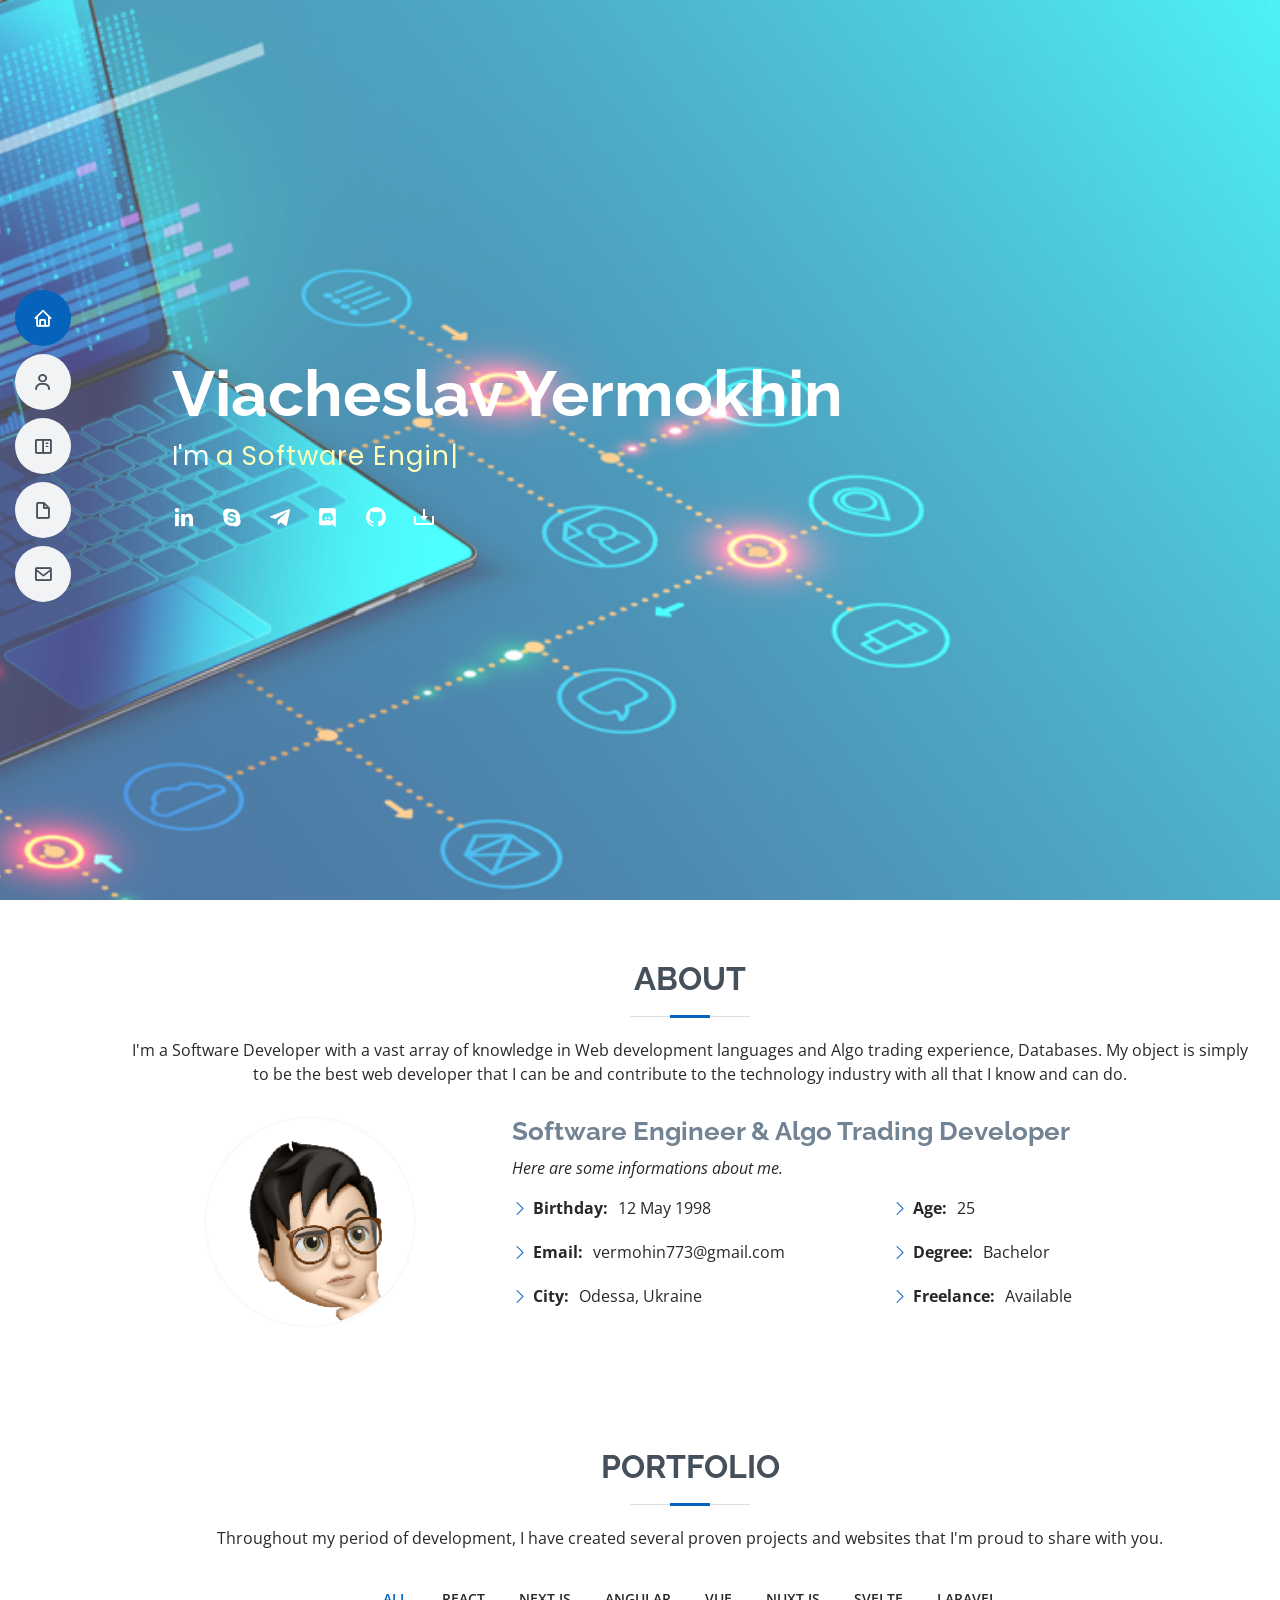
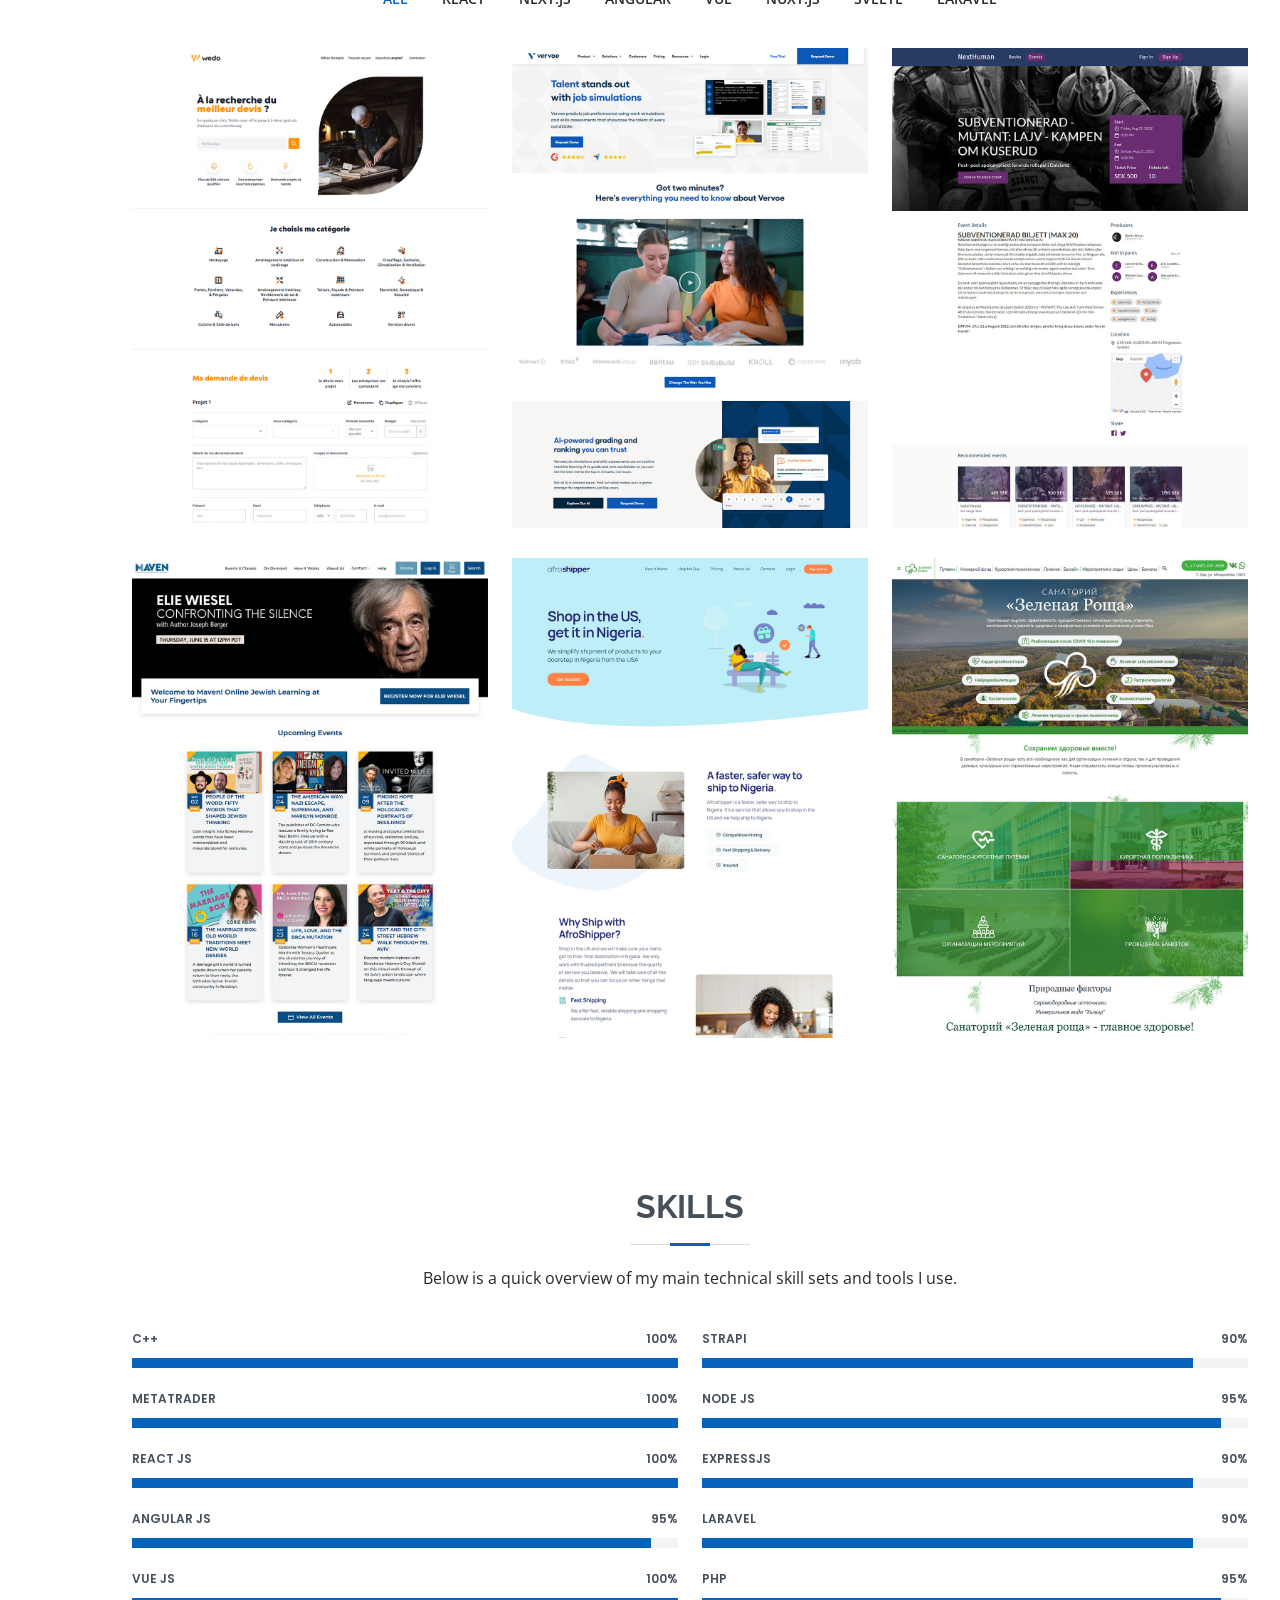
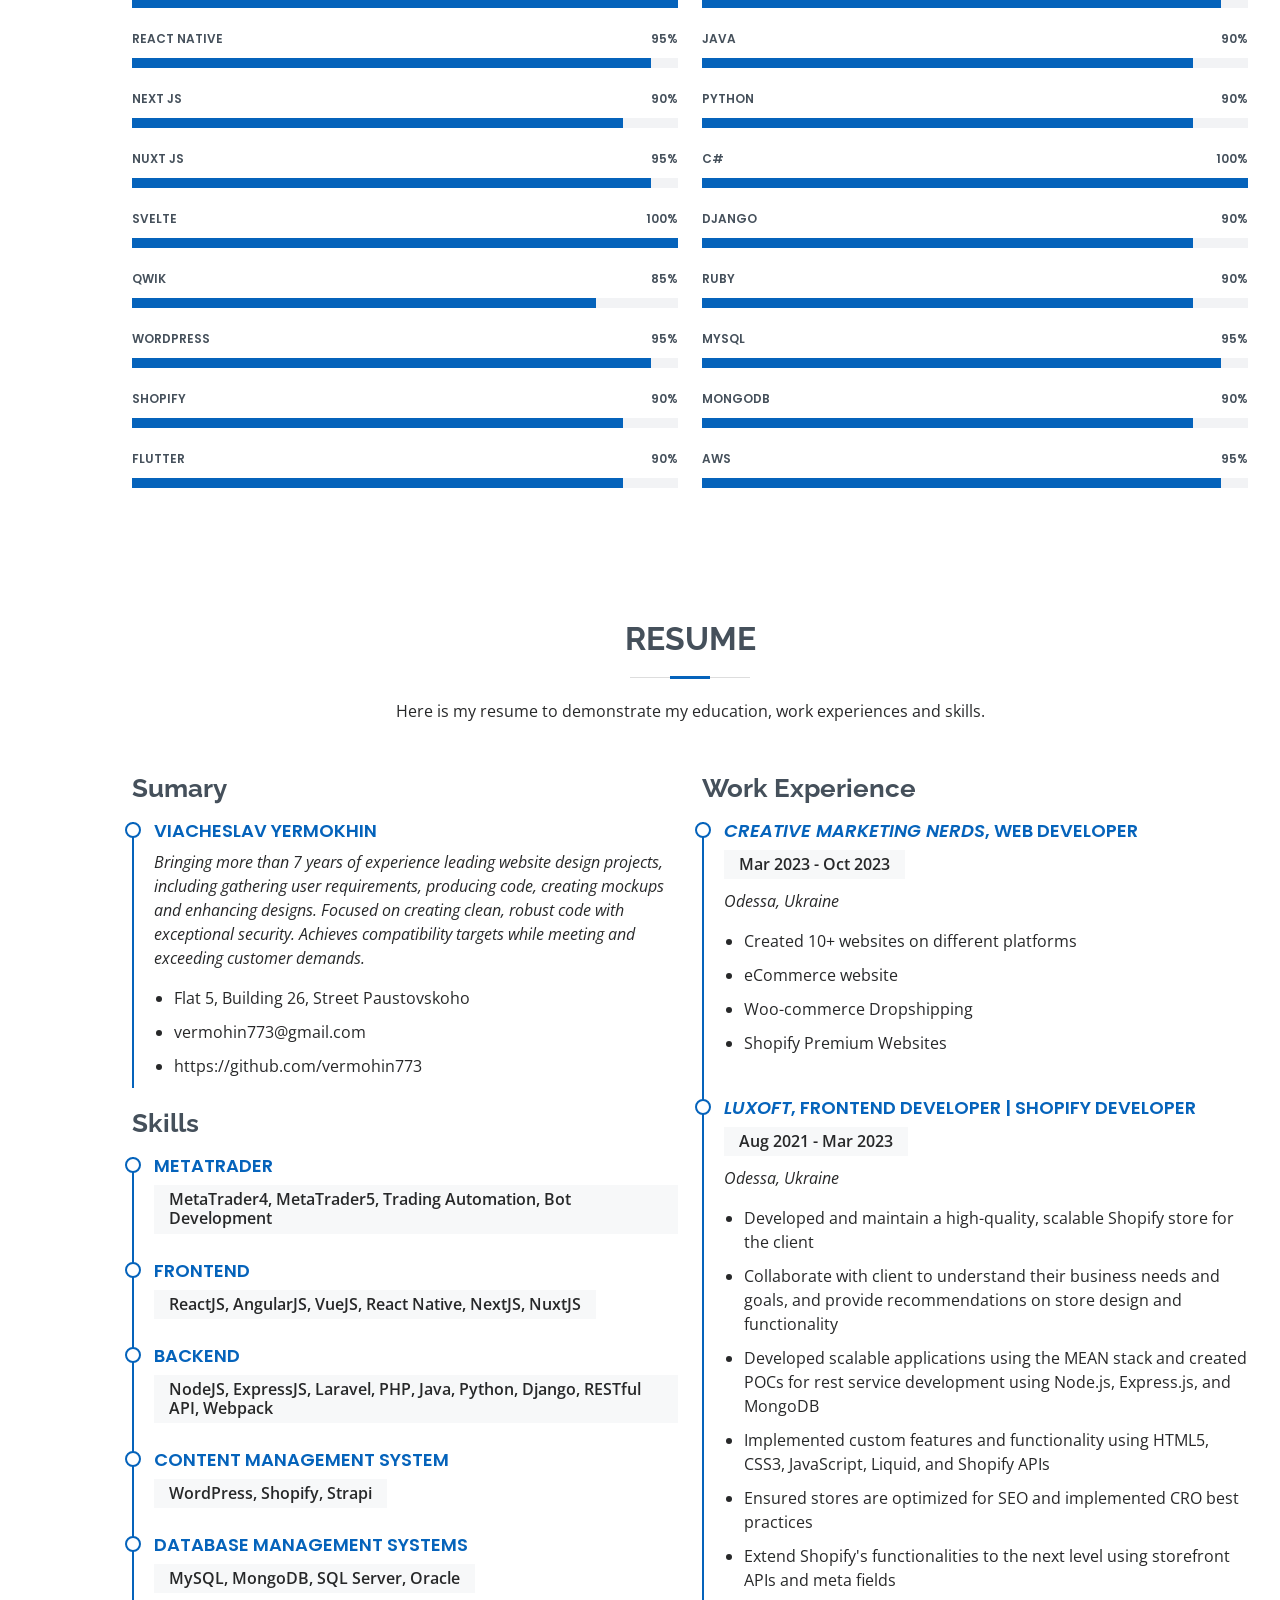
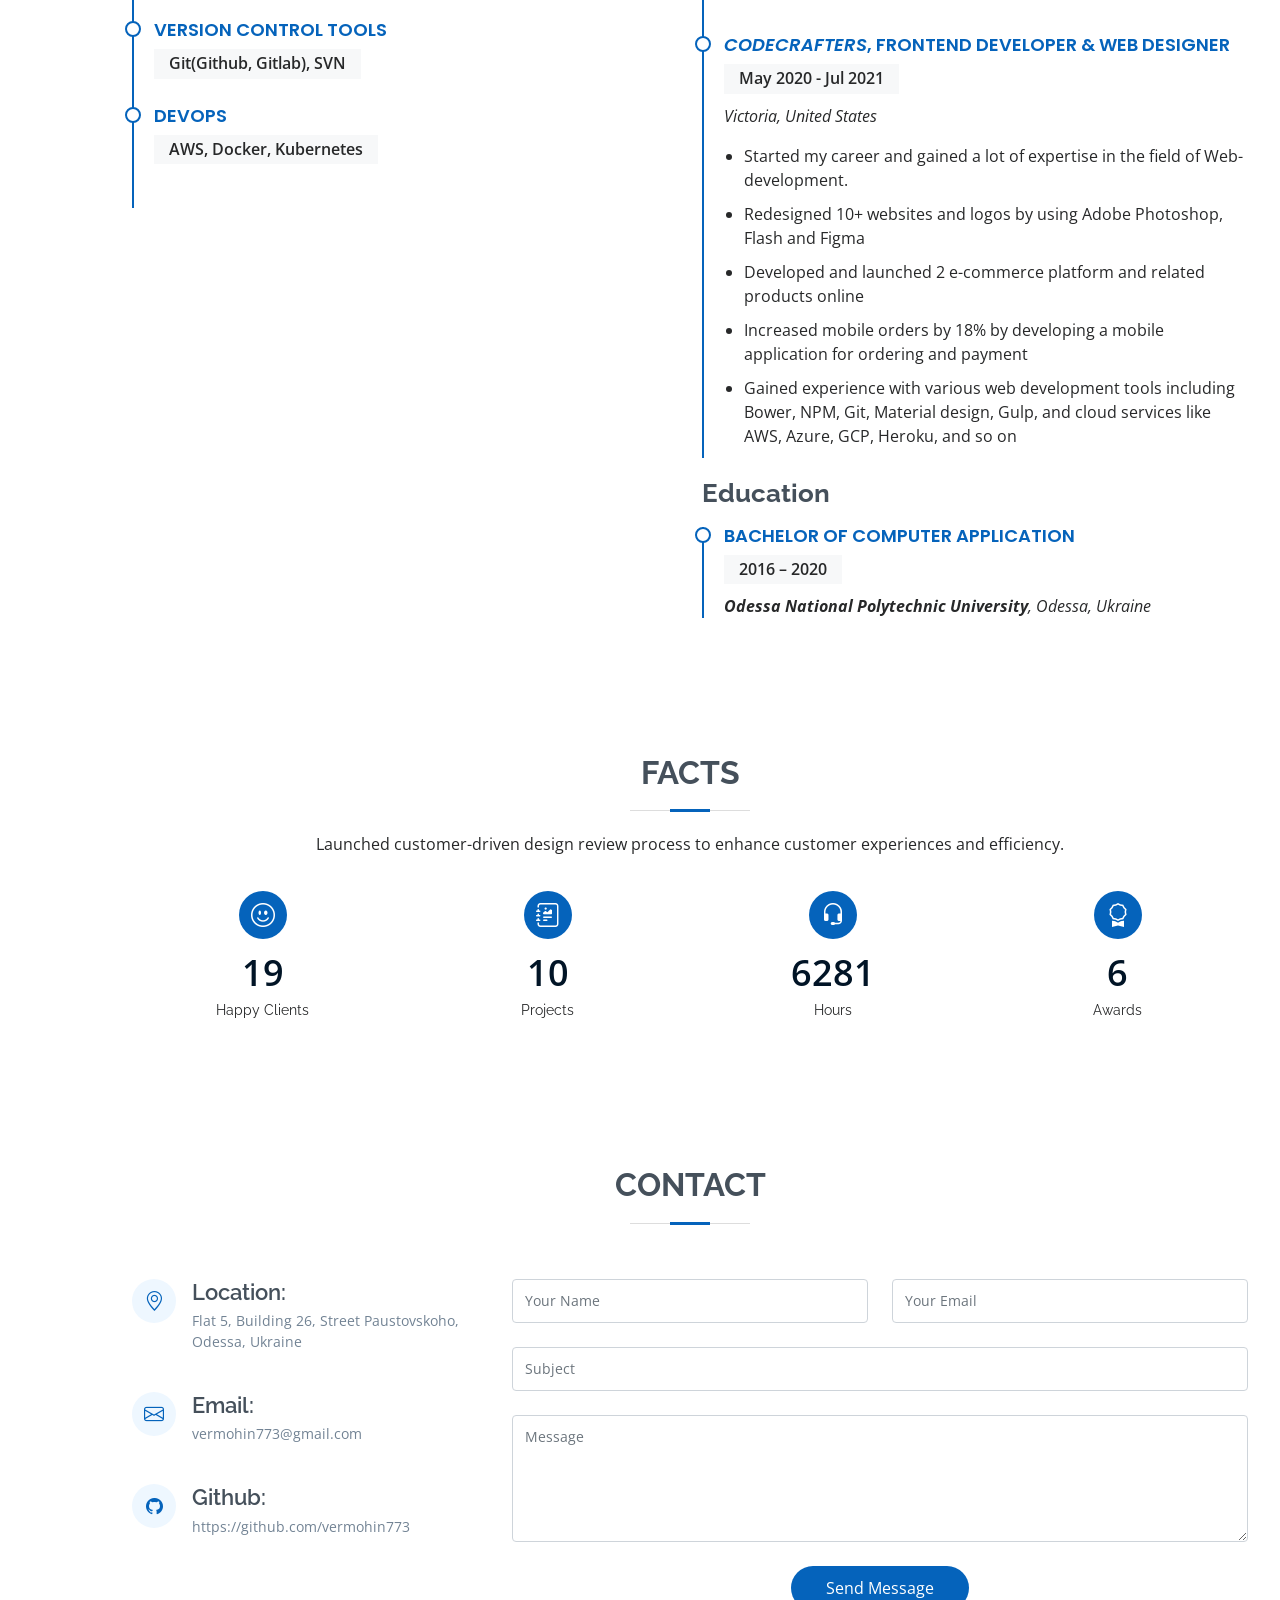
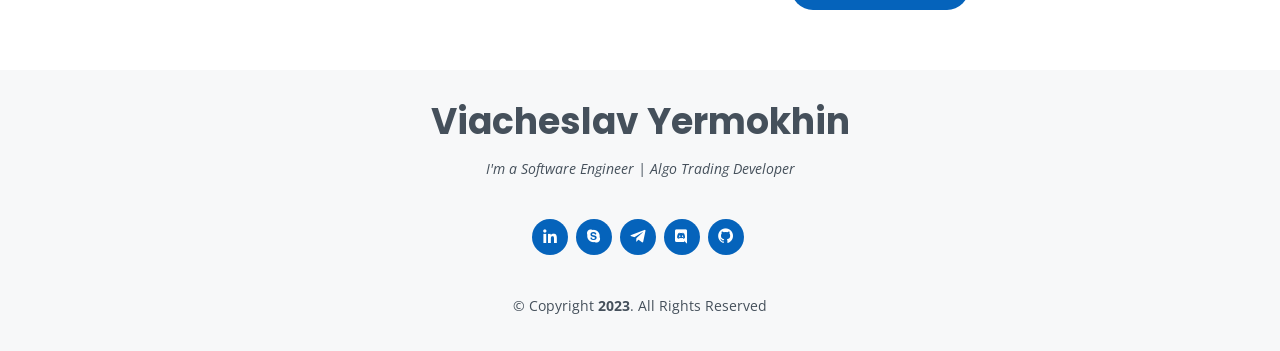
<file: index.html>
<!DOCTYPE html>
<html lang="en">

<head>
  <meta charset="utf-8">
  <meta content="width=device-width, initial-scale=1.0" name="viewport">

  <title>Viacheslav Yermokhin Portfolio</title>
  <meta content="This is my portfolio" name="description">
  <meta content="" name="keywords">

  <!-- Favicons -->
  <link href="assets/img/favicon.png" rel="icon">
  <link href="assets/img/apple-touch-icon.png" rel="apple-touch-icon">

  <!-- Google Fonts -->
  <link
    href="https://fonts.googleapis.com/css?family=Open+Sans:300,300i,400,400i,600,600i,700,700i|Raleway:300,300i,400,400i,500,500i,600,600i,700,700i|Poppins:300,300i,400,400i,500,500i,600,600i,700,700i"
    rel="stylesheet">

  <!-- Vendor CSS Files -->
  <link href="assets/vendor/aos/aos.css" rel="stylesheet">
  <link href="assets/vendor/bootstrap/css/bootstrap.min.css" rel="stylesheet">
  <link href="assets/vendor/bootstrap-icons/bootstrap-icons.css" rel="stylesheet">
  <link href="assets/vendor/boxicons/css/boxicons.min.css" rel="stylesheet">
  <link href="assets/vendor/glightbox/css/glightbox.min.css" rel="stylesheet">
  <link href="assets/vendor/swiper/swiper-bundle.min.css" rel="stylesheet">

  <!-- Template Main CSS File -->
  <link href="assets/css/style.css" rel="stylesheet">

  <!-- =======================================================
  * Template Name: MyResume - v4.9.2
  * Template URL: https://bootstrapmade.com/free-html-bootstrap-template-my-resume/
  * Author: BootstrapMade.com
  * License: https://bootstrapmade.com/license/
  ======================================================== -->
  <script async src="https://www.googletagmanager.com/gtag/js?id=G-XTMKX89YMH"></script>
  <script>
    window.dataLayer = window.dataLayer || [];
    function gtag() { dataLayer.push(arguments); }
    gtag('js', new Date());

    gtag('config', 'G-XTMKX89YMH');
  </script>
</head>

<body>

  <!-- ======= Mobile nav toggle button ======= -->
  <!-- <button type="button" class="mobile-nav-toggle d-xl-none"><i class="bi bi-list mobile-nav-toggle"></i></button> -->
  <i class="bi bi-list mobile-nav-toggle d-lg-none"></i>
  <!-- ======= Header ======= -->
  <header id="header" class="d-flex flex-column justify-content-center">

    <nav id="navbar" class="navbar nav-menu">
      <ul>
        <li><a href="#hero" class="nav-link scrollto active"><i class="bx bx-home"></i> <span>Home</span></a></li>
        <li><a href="#about" class="nav-link scrollto"><i class="bx bx-user"></i> <span>About</span></a></li>
        <li><a href="#portfolio" class="nav-link scrollto"><i class="bx bx-book-content"></i> <span>Portfolio</span></a>
        <li><a href="#resume" class="nav-link scrollto"><i class="bx bx-file-blank"></i> <span>Resume</span></a></li>
        </li>
        <!-- <li><a href="#services" class="nav-link scrollto"><i class="bx bx-server"></i> <span>Services</span></a></li> -->
        <li><a href="#contact" class="nav-link scrollto"><i class="bx bx-envelope"></i> <span>Contact</span></a></li>
      </ul>
    </nav><!-- .nav-menu -->

  </header><!-- End Header -->

  <!-- ======= Hero Section ======= -->
  <section id="hero" class="d-flex flex-column justify-content-center">
    <div class="container" data-aos="zoom-in" data-aos-delay="100">
      <h1>Viacheslav Yermokhin</h1>
      <p>I'm <span class="typed" data-typed-items="a Software Engineer | Algo Trading Developer"></span></p>
      <div class="social-links">
        <a href="#" class="linkedin headericon"><i class="bx bxl-linkedin"></i></a>
        <a href="#" class="skype headericon"><i class="bx bxl-skype"></i></a>
        <a href="#" class="telegram headericon"><i class="bx bxl-telegram"></i></a>
        <a href="#" class="discord headericon"><i class="bx bxl-discord"></i></a>
        <a href="https://github.com/vermohin773" class="github headericon"><i class="bx bxl-github"></i></a>
        <a href="assets/Viacheslav_Yermokhin_Resume.pdf" class="headericon" download="resume"><i
            class="bx bx-download"></i></a>
      </div>
    </div>
  </section><!-- End Hero -->

  <main id="main">

    <!-- ======= About Section ======= -->
    <section id="about" class="about">
      <div class="container" data-aos="fade-up">

        <div class="section-title">
          <h2>About</h2>
          <p>I'm a Software Developer with a vast array of knowledge in Web development languages and Algo trading experience, Databases.
            My object is simply to be the best web developer that I can be and contribute to the technology industry with all that I know and can do.</p>
          </div>

        <div class="row">
          <div class="col-lg-4 about-imgdiv">
            <img src="assets/img/favicon.png" class="img-fluidicon" alt="">
          </div>
          <div class="col-lg-8 pt-4 pt-lg-0 content">
            <h3>Software Engineer &amp; Algo Trading Developer</h3>
            <p class="fst-italic">
              Here are some informations about me.
            </p>
            <div class="row">
              <div class="col-lg-6">
                <ul>
                  <li><i class="bi bi-chevron-right"></i> <strong>Birthday:</strong> <span>12 May 1998</span></li>
                  <li><i class="bi bi-chevron-right"></i> <strong>Email:</strong>
                    <span>vermohin773@gmail.com</span>
                  </li>
                  <li><i class="bi bi-chevron-right"></i> <strong>City:</strong> <span>Odessa, Ukraine</span></li>
                </ul>
              </div>
              <div class="col-lg-6">
                <ul>
                  <li><i class="bi bi-chevron-right"></i> <strong>Age:</strong> <span>25</span></li>
                  <li><i class="bi bi-chevron-right"></i> <strong>Degree:</strong> <span>Bachelor</span></li>
                  <li><i class="bi bi-chevron-right"></i> <strong>Freelance:</strong> <span>Available</span></li>
                </ul>
              </div>
            </div>
          </div>
        </div>

      </div>
    </section><!-- End About Section -->

    <!-- ======= Portfolio Section ======= -->
    <section id="portfolio" class="portfolio section-bg">
      <div class="container" data-aos="fade-up">

        <div class="section-title">
          <h2>Portfolio</h2>
          <p>Throughout my period of development, I have created several proven projects and websites that I'm proud to
            share with you.</p>
        </div>

        <div class="row">
          <div class="col-lg-12 d-flex justify-content-center" data-aos="fade-up" data-aos-delay="100">
            <ul id="portfolio-flters">
              <li data-filter="*" class="filter-active">All</li>
              <li data-filter=".filter-react">React</li>
              <li data-filter=".filter-next">Next.js</li>
              <li data-filter=".filter-angular">Angular</li>
              <li data-filter=".filter-vue">Vue</li>
              <li data-filter=".filter-nuxt">Nuxt.js</li>
              <li data-filter=".filter-svelte">Svelte</li>
              <li data-filter=".filter-laravel">Laravel</li>
            </ul>
          </div>
        </div>

        <div class="row portfolio-container" data-aos="fade-up" data-aos-delay="200">

          <div class="col-lg-4 col-md-6 portfolio-item filter-nuxt filter-vue filter-laravel">
            <div class="portfolio-wrap">
              <img src="assets/img/portfolio/portfolio-1.jpg" class="img-fluid portfolio-hoverimg hoverlength1" alt="">
              <div class="portfolio-info">
                <h4>wedo</h4>
                <p><a href="https://wedo.lu">https://wedo.lu</a></p>
                <div class="portfolio-links">
                  <a href="assets/img/portfolio/portfolio-1.jpg" data-gallery="portfolioGallery"
                    class="portfolio-lightbox"><i class="bx bx-plus"></i></a>
                  <a href="portfolio-details1.html" class="portfolio-details-lightbox" data-glightbox="type: external"
                    title="Portfolio Details"><i class="bx bx-link"></i></a>
                </div>
              </div>
            </div>
          </div>

          <div class="col-lg-4 col-md-6 portfolio-item filter-react">
            <div class="portfolio-wrap">
              <img src="assets/img/portfolio/portfolio-2.jpg" class="img-fluid portfolio-hoverimg hoverlength2" alt="">
              <div class="portfolio-info">
                <h4>vervoe</h4>
                <p><a href="https://vervoe.com">https://vervoe.com</a></p>
                <div class="portfolio-links">
                  <a href="assets/img/portfolio/portfolio-2.jpg" data-gallery="portfolioGallery"
                    class="portfolio-lightbox"><i class="bx bx-plus"></i></a>
                  <a href="portfolio-details2.html" class="portfolio-details-lightbox" data-glightbox="type: external"
                    title="Portfolio Details"><i class="bx bx-link"></i></a>
                </div>
              </div>
            </div>
          </div>

          <div class="col-lg-4 col-md-6 portfolio-item filter-react filter-next filter-laravel">
            <div class="portfolio-wrap">
              <img src="assets/img/portfolio/portfolio-3.jpg" class="img-fluid portfolio-hoverimg hoverlength3" alt="">
              <div class="portfolio-info">
                <h4>nexthuman</h4>
                <p><a href="https://nexthuman.me">https://nexthuman.me</a></p>
                <div class="portfolio-links">
                  <a href="assets/img/portfolio/portfolio-3.jpg" data-gallery="portfolioGallery"
                    class="portfolio-lightbox"><i class="bx bx-plus"></i></a>
                  <a href="portfolio-details3.html" class="portfolio-details-lightbox" data-glightbox="type: external"
                    title="Portfolio Details"><i class="bx bx-link"></i></a>
                </div>
              </div>
            </div>
          </div>

          <div class="col-lg-4 col-md-6 portfolio-item filter-next filter-react">
            <div class="portfolio-wrap">
              <img src="assets/img/portfolio/portfolio-4.jpg" class="img-fluid portfolio-hoverimg hoverlength4" alt="">
              <div class="portfolio-info">
                <h4>maven</h4>
                <p><a href="https://maven.aju.edu/">https://maven.aju.edu/</a></p>
                <div class="portfolio-links">
                  <a href="assets/img/portfolio/portfolio-4.jpg" data-gallery="portfolioGallery"
                    class="portfolio-lightbox"><i class="bx bx-plus"></i></a>
                  <a href="portfolio-details4.html" class="portfolio-details-lightbox" data-glightbox="type: external"
                    title="Portfolio Details"><i class="bx bx-link"></i></a>
                </div>
              </div>
            </div>
          </div>

          <div class="col-lg-4 col-md-6 portfolio-item filter-angular">
            <div class="portfolio-wrap">
              <img src="assets/img/portfolio/portfolio-5.jpg" class="img-fluid portfolio-hoverimg hoverlength5" alt="">
              <div class="portfolio-info">
                <h4>getlabs</h4>
                <p><a href="https://afroshipper.com">https://www.getlabs.com/</a></p>
                <div class="portfolio-links">
                  <a href="assets/img/portfolio/portfolio-5.jpg" data-gallery="portfolioGallery"
                    class="portfolio-lightbox"><i class="bx bx-plus"></i></a>
                  <a href="portfolio-details5.html" class="portfolio-details-lightbox" data-glightbox="type: external"
                    title="Portfolio Details"><i class="bx bx-link"></i></a>
                </div>
              </div>
            </div>
          </div>

          <div class="col-lg-4 col-md-6 portfolio-item filter-svelte">
            <div class="portfolio-wrap">
              <img src="assets/img/portfolio/portfolio-6.jpg" class="img-fluid portfolio-hoverimg hoverlength6" alt="">
              <div class="portfolio-info">
                <h4>green-kurort</h4>
                <p><a href="https://green-kurort.ru">https://green-kurort.ru</a></p>
                <div class="portfolio-links">
                  <a href="assets/img/portfolio/portfolio-6.jpg" data-gallery="portfolioGallery"
                    class="portfolio-lightbox"><i class="bx bx-plus"></i></a>
                  <a href="portfolio-details6.html" class="portfolio-details-lightbox" data-glightbox="type: external"
                    title="Portfolio Details"><i class="bx bx-link"></i></a>
                </div>
              </div>
            </div>
          </div>

        </div>

      </div>
    </section><!-- End Portfolio Section -->

    <!-- ======= Skills Section ======= -->
    <section id="skills" class="skills section-bg">
      <div class="container" data-aos="fade-up">

        <div class="section-title">
          <h2>Skills</h2>
          <p>
            Below is a quick overview of my main technical skill sets and tools I use.
          </p>
        </div>

        <div class="row skills-content">

          <div class="col-lg-6">

            <div class="progress">
              <span class="skill">C++ <i class="val">100%</i></span>
              <div class="progress-bar-wrap">
                <div class="progress-bar" role="progressbar" aria-valuenow="100" aria-valuemin="0" aria-valuemax="100">
                </div>
              </div>
            </div>

            <div class="progress">
              <span class="skill">MetaTrader <i class="val">100%</i></span>
              <div class="progress-bar-wrap">
                <div class="progress-bar" role="progressbar" aria-valuenow="100" aria-valuemin="0" aria-valuemax="100">
                </div>
              </div>
            </div>

            <div class="progress">
              <span class="skill">React JS <i class="val">100%</i></span>
              <div class="progress-bar-wrap">
                <div class="progress-bar" role="progressbar" aria-valuenow="100" aria-valuemin="0" aria-valuemax="100">
                </div>
              </div>
            </div>

            <div class="progress">
              <span class="skill">Angular JS <i class="val">95%</i></span>
              <div class="progress-bar-wrap">
                <div class="progress-bar" role="progressbar" aria-valuenow="95" aria-valuemin="0" aria-valuemax="100">
                </div>
              </div>
            </div>

            <div class="progress">
              <span class="skill">Vue JS <i class="val">100%</i></span>
              <div class="progress-bar-wrap">
                <div class="progress-bar" role="progressbar" aria-valuenow="100" aria-valuemin="0" aria-valuemax="100">
                </div>
              </div>
            </div>

            <div class="progress">
              <span class="skill">React Native<i class="val">95%</i></span>
              <div class="progress-bar-wrap">
                <div class="progress-bar" role="progressbar" aria-valuenow="95" aria-valuemin="0" aria-valuemax="100">
                </div>
              </div>
            </div>

            <div class="progress">
              <span class="skill">Next JS<i class="val">90%</i></span>
              <div class="progress-bar-wrap">
                <div class="progress-bar" role="progressbar" aria-valuenow="90" aria-valuemin="0" aria-valuemax="100">
                </div>
              </div>
            </div>

            <div class="progress">
              <span class="skill">Nuxt JS <i class="val">95%</i></span>
              <div class="progress-bar-wrap">
                <div class="progress-bar" role="progressbar" aria-valuenow="95" aria-valuemin="0" aria-valuemax="100">
                </div>
              </div>
            </div>

            <div class="progress">
              <span class="skill">Svelte <i class="val">100%</i></span>
              <div class="progress-bar-wrap">
                <div class="progress-bar" role="progressbar" aria-valuenow="100" aria-valuemin="0" aria-valuemax="100">
                </div>
              </div>
            </div>

            <div class="progress">
              <span class="skill">Qwik <i class="val">85%</i></span>
              <div class="progress-bar-wrap">
                <div class="progress-bar" role="progressbar" aria-valuenow="85" aria-valuemin="0" aria-valuemax="100">
                </div>
              </div>
            </div>

            <div class="progress">
              <span class="skill">WordPress<i class="val">95%</i></span>
              <div class="progress-bar-wrap">
                <div class="progress-bar" role="progressbar" aria-valuenow="95" aria-valuemin="0" aria-valuemax="100">
                </div>
              </div>
            </div>

            <div class="progress">
              <span class="skill">Shopify<i class="val">90%</i></span>
              <div class="progress-bar-wrap">
                <div class="progress-bar" role="progressbar" aria-valuenow="90" aria-valuemin="0" aria-valuemax="100">
                </div>
              </div>
            </div>

            <div class="progress">
              <span class="skill">Flutter<i class="val">90%</i></span>
              <div class="progress-bar-wrap">
                <div class="progress-bar" role="progressbar" aria-valuenow="90" aria-valuemin="0" aria-valuemax="100">
                </div>
              </div>
            </div>

            

          </div>

          <div class="col-lg-6">

            <div class="progress">
              <span class="skill">Strapi <i class="val">90%</i></span>
              <div class="progress-bar-wrap">
                <div class="progress-bar" role="progressbar" aria-valuenow="90" aria-valuemin="0" aria-valuemax="100">
                </div>
              </div>
            </div>

            <div class="progress">
              <span class="skill">Node JS <i class="val">95%</i></span>
              <div class="progress-bar-wrap">
                <div class="progress-bar" role="progressbar" aria-valuenow="95" aria-valuemin="0" aria-valuemax="100">
                </div>
              </div>
            </div>

            <div class="progress">
              <span class="skill">ExpressJS <i class="val">90%</i></span>
              <div class="progress-bar-wrap">
                <div class="progress-bar" role="progressbar" aria-valuenow="90" aria-valuemin="0" aria-valuemax="100">
                </div>
              </div>
            </div>

            <div class="progress">
              <span class="skill">Laravel <i class="val">90%</i></span>
              <div class="progress-bar-wrap">
                <div class="progress-bar" role="progressbar" aria-valuenow="90" aria-valuemin="0" aria-valuemax="100">
                </div>
              </div>
            </div>

            <div class="progress">
              <span class="skill">PHP <i class="val">95%</i></span>
              <div class="progress-bar-wrap">
                <div class="progress-bar" role="progressbar" aria-valuenow="95" aria-valuemin="0" aria-valuemax="100">
                </div>
              </div>
            </div>

            <div class="progress">
              <span class="skill">Java <i class="val">90%</i></span>
              <div class="progress-bar-wrap">
                <div class="progress-bar" role="progressbar" aria-valuenow="90" aria-valuemin="0" aria-valuemax="100">
                </div>
              </div>
            </div>

            <div class="progress">
              <span class="skill">Python <i class="val">90%</i></span>
              <div class="progress-bar-wrap">
                <div class="progress-bar" role="progressbar" aria-valuenow="90" aria-valuemin="0" aria-valuemax="100">
                </div>
              </div>
            </div>

            <div class="progress">
              <span class="skill">C# <i class="val">100%</i></span>
              <div class="progress-bar-wrap">
                <div class="progress-bar" role="progressbar" aria-valuenow="100" aria-valuemin="0" aria-valuemax="100">
                </div>
              </div>
            </div>

            <div class="progress">
              <span class="skill">Django <i class="val">90%</i></span>
              <div class="progress-bar-wrap">
                <div class="progress-bar" role="progressbar" aria-valuenow="90" aria-valuemin="0" aria-valuemax="100">
                </div>
              </div>
            </div>

            <div class="progress">
              <span class="skill">Ruby <i class="val">90%</i></span>
              <div class="progress-bar-wrap">
                <div class="progress-bar" role="progressbar" aria-valuenow="90" aria-valuemin="0" aria-valuemax="100">
                </div>
              </div>
            </div>

            <div class="progress">
              <span class="skill">MySQL <i class="val">95%</i></span>
              <div class="progress-bar-wrap">
                <div class="progress-bar" role="progressbar" aria-valuenow="95" aria-valuemin="0" aria-valuemax="100">
                </div>
              </div>
            </div>

            <div class="progress">
              <span class="skill">MongoDB <i class="val">90%</i></span>
              <div class="progress-bar-wrap">
                <div class="progress-bar" role="progressbar" aria-valuenow="90" aria-valuemin="0" aria-valuemax="100">
                </div>
              </div>
            </div>

            <div class="progress">
              <span class="skill">AWS <i class="val">95%</i></span>
              <div class="progress-bar-wrap">
                <div class="progress-bar" role="progressbar" aria-valuenow="95" aria-valuemin="0" aria-valuemax="100">
                </div>
              </div>
            </div>
          </div>
        </div>

      </div>
    </section><!-- End Skills Section -->

    <!-- ======= Resume Section ======= -->
    <section id="resume" class="resume">
      <div class="container" data-aos="fade-up">

        <div class="section-title">
          <h2>Resume</h2>
          <p>Here is my resume to demonstrate my education, work experiences and skills.</p>
        </div>

        <div class="row">
          <div class="col-lg-6">
            <h3 class="resume-title">Sumary</h3>
            <div class="resume-item pb-0">
              <h4>Viacheslav Yermokhin</h4>
              <p><em>Bringing more than 7 years of experience leading website design projects, including gathering user
                  requirements, producing code, creating mockups and enhancing designs. Focused on creating clean,
                  robust code with exceptional security. Achieves compatibility targets while meeting and exceeding
                  customer demands.</em></p>
              <ul>
                <li>Flat 5, Building 26, Street Paustovskoho</li>
                <li>vermohin773@gmail.com</li>
                <li>https://github.com/vermohin773</li>
              </ul>
            </div>

            <h3 class="resume-title">Skills</h3>
            <div class="resume-item">
              <h4>MetaTrader</h4>
              <h5>MetaTrader4, MetaTrader5, Trading Automation, Bot Development</h5>
            </div>
            <div class="resume-item">
              <h4>Frontend</h4>
              <h5>ReactJS, AngularJS, VueJS, React Native, NextJS,
                NuxtJS</h5>
            </div>
            <div class="resume-item">
              <h4>Backend</h4>
              <h5>NodeJS, ExpressJS, Laravel, PHP, Java, Python, Django,
                RESTful API, Webpack
              </h5>
            </div>
            <div class="resume-item">
              <h4>Content Management System</h4>
              <h5>WordPress, Shopify, Strapi</h5>
            </div>
            <div class="resume-item">
              <h4>Database Management Systems</h4>
              <h5>MySQL, MongoDB, SQL Server, Oracle</h5>
            </div>
            <div class="resume-item">
              <h4>Version Control Tools</h4>
              <h5>Git(Github, Gitlab), SVN</h5>
            </div>
            <div class="resume-item last-resumeitem" style="padding-bottom: 2.15rem;">
              <h4>DevOps</h4>
              <h5>AWS, Docker, Kubernetes</h5>
            </div>

          </div>
          <div class="col-lg-6">
            <h3 class="resume-title">Work Experience</h3>
            <div class="resume-item">
              <h4><em>Creative Marketing Nerds</em>, Web Developer</h4>
              <h5>Mar 2023 - Oct 2023</h5>
              <p><em> Odessa, Ukraine</em></p>
              <ul>
                <li>
                  Created 10+ websites on different platforms
                </li>
                <li>
                  eCommerce website
                </li>
                <li>
                  Woo-commerce Dropshipping
                </li>
                <li>
                  Shopify Premium Websites
                </li>
              </ul>
            </div>
            <div class="resume-item">
              <h4><em>Luxoft</em>, Frontend Developer | Shopify Developer</h4>
              <h5>Aug 2021 - Mar 2023</h5>
              <p><em> Odessa, Ukraine</em></p>
              <ul>
                <li>
                  Developed and maintain a high-quality, scalable Shopify store for the client
                </li>
                <li>
                  Collaborate with client to understand their business needs and goals, and provide recommendations on store design and functionality
                </li>
                <li>
                  Developed scalable applications using the MEAN stack and created POCs for rest service development using Node.js, Express.js, and MongoDB
                </li>
                <li>
                  Implemented custom features and functionality using HTML5, CSS3, JavaScript, Liquid, and Shopify APIs
                </li>
                <li>
                  Ensured stores are optimized for SEO and implemented CRO best practices
                </li>
                <li>
                  Extend Shopify's functionalities to the next level using storefront APIs and meta fields
                </li>
              </ul>
            </div>
            <div class="resume-item" style="padding-bottom: 0;">
              <h4><em>CodeCrafters</em>, Frontend Developer & Web Designer</h4>
              <h5>May 2020 - Jul 2021</h5>
              <p><em> Victoria, United States</em></p>
              <ul>
                <li>
                  Started my career and gained a lot of expertise in the field of Web-development. 
                </li>
                <li>
                  Redesigned 10+ websites and logos by using Adobe Photoshop, Flash and Figma
                </li>
                <li>
                  Developed and launched 2 e-commerce platform and related products online
                </li>
                <li>
                  Increased mobile orders by 18% by developing a mobile application for ordering and payment
                </li>
                <li>
                  Gained experience with various web development tools including Bower, NPM, Git, Material design, Gulp, and cloud services like AWS, Azure, GCP, Heroku, and so on
                </li>
              </ul>
            </div>
            <h3 class="resume-title">Education</h3>
            <div class="resume-item" style="padding-bottom: 0;">
              <h4>Bachelor of Computer Application</h4>
              <h5>2016 – 2020</h5>
              <p><em><b>Odessa National Polytechnic University</b>, Odessa, Ukraine</em></p>
            </div>
          </div>
        </div>

      </div>
    </section><!-- End Resume Section -->

    <!-- ======= Facts Section ======= -->
    <section id="facts" class="facts">
      <div class="container" data-aos="fade-up">

        <div class="section-title">
          <h2>Facts</h2>
          <p>Launched customer-driven design review process to enhance customer experiences and efficiency.</p>
        </div>

        <div class="row">

          <div class="col-lg-3 col-md-6">
            <div class="count-box">
              <i class="bi bi-emoji-smile"></i>
              <span data-purecounter-start="0" data-purecounter-end="46" data-purecounter-duration="1"
                class="purecounter"></span>
              <p>Happy Clients</p>
            </div>
          </div>

          <div class="col-lg-3 col-md-6 mt-5 mt-md-0">
            <div class="count-box">
              <i class="bi bi-journal-richtext"></i>
              <span data-purecounter-start="0" data-purecounter-end="25" data-purecounter-duration="1"
                class="purecounter"></span>
              <p>Projects</p>
            </div>
          </div>

          <div class="col-lg-3 col-md-6 mt-5 mt-lg-0">
            <div class="count-box">
              <i class="bi bi-headset"></i>
              <span data-purecounter-start="0" data-purecounter-end="15320" data-purecounter-duration="1"
                class="purecounter"></span>
              <p>Hours</p>
            </div>
          </div>

          <div class="col-lg-3 col-md-6 mt-5 mt-lg-0">
            <div class="count-box">
              <i class="bi bi-award"></i>
              <span data-purecounter-start="0" data-purecounter-end="14" data-purecounter-duration="1"
                class="purecounter"></span>
              <p>Awards</p>
            </div>
          </div>

        </div>

      </div>
    </section><!-- End Facts Section -->

    <!-- ======= Services Section ======= -->
    <!-- <section id="services" class="services">
      <div class="container" data-aos="fade-up">

        <div class="section-title">
          <h2>Services</h2>
          <p>Magnam dolores commodi suscipit. Necessitatibus eius consequatur ex aliquid fuga eum quidem. Sit sint
            consectetur velit. Quisquam quos quisquam cupiditate. Et nemo qui impedit suscipit alias ea. Quia fugiat sit
            in iste officiis commodi quidem hic quas.</p>
        </div>

        <div class="row">

          <div class="col-lg-4 col-md-6 d-flex align-items-stretch" data-aos="zoom-in" data-aos-delay="100">
            <div class="icon-box iconbox-blue">
              <div class="icon">
                <svg width="100" height="100" viewBox="0 0 600 600" xmlns="http://www.w3.org/2000/svg">
                  <path stroke="none" stroke-width="0" fill="#f5f5f5"
                    d="M300,521.0016835830174C376.1290562159157,517.8887921683347,466.0731472004068,529.7835943286574,510.70327084640275,468.03025145048787C554.3714126377745,407.6079735673963,508.03601936045806,328.9844924480964,491.2728898941984,256.3432110539036C474.5976632858925,184.082847569629,479.9380746630129,96.60480741107993,416.23090153303,58.64404602377083C348.86323505073057,18.502131276798302,261.93793281208167,40.57373210992963,193.5410806939664,78.93577620505333C130.42746243093433,114.334589627462,98.30271207620316,179.96522072025542,76.75703585869454,249.04625023123273C51.97151888228291,328.5150500222984,13.704378332031375,421.85034740162234,66.52175969318436,486.19268352777647C119.04800174914682,550.1803526380478,217.28368757567262,524.383925680826,300,521.0016835830174">
                  </path>
                </svg>
                <i class="bx bxl-dribbble"></i>
              </div>
              <h4><a href="">Lorem Ipsum</a></h4>
              <p>Voluptatum deleniti atque corrupti quos dolores et quas molestias excepturi</p>
            </div>
          </div>

          <div class="col-lg-4 col-md-6 d-flex align-items-stretch mt-4 mt-md-0" data-aos="zoom-in"
            data-aos-delay="200">
            <div class="icon-box iconbox-orange ">
              <div class="icon">
                <svg width="100" height="100" viewBox="0 0 600 600" xmlns="http://www.w3.org/2000/svg">
                  <path stroke="none" stroke-width="0" fill="#f5f5f5"
                    d="M300,582.0697525312426C382.5290701553225,586.8405444964366,449.9789794690241,525.3245884688669,502.5850820975895,461.55621195738473C556.606425686781,396.0723002908107,615.8543463187945,314.28637112970534,586.6730223649479,234.56875336149918C558.9533121215079,158.8439757836574,454.9685369536778,164.00468322053177,381.49747125262974,130.76875717737553C312.15926192815925,99.40240125094834,248.97055460311594,18.661163978235184,179.8680185752513,50.54337015887873C110.5421016452524,82.52863877960104,119.82277516462835,180.83849132639028,109.12597500060166,256.43424936330496C100.08760227029461,320.3096726198365,92.17705696193138,384.0621239912766,124.79988738764834,439.7174275375508C164.83382741302287,508.01625554203684,220.96474134820875,577.5009287672846,300,582.0697525312426">
                  </path>
                </svg>
                <i class="bx bx-file"></i>
              </div>
              <h4><a href="">Sed Perspiciatis</a></h4>
              <p>Duis aute irure dolor in reprehenderit in voluptate velit esse cillum dolore</p>
            </div>
          </div>

          <div class="col-lg-4 col-md-6 d-flex align-items-stretch mt-4 mt-lg-0" data-aos="zoom-in"
            data-aos-delay="300">
            <div class="icon-box iconbox-pink">
              <div class="icon">
                <svg width="100" height="100" viewBox="0 0 600 600" xmlns="http://www.w3.org/2000/svg">
                  <path stroke="none" stroke-width="0" fill="#f5f5f5"
                    d="M300,541.5067337569781C382.14930387511276,545.0595476570109,479.8736841581634,548.3450877840088,526.4010558755058,480.5488172755941C571.5218469581645,414.80211281144784,517.5187510058486,332.0715597781072,496.52539010469104,255.14436215662573C477.37192572678356,184.95920475031193,473.57363656557914,105.61284051026155,413.0603344069578,65.22779650032875C343.27470386102294,18.654635553484475,251.2091493199835,5.337323636656869,175.0934190732945,40.62881213300186C97.87086631185822,76.43348514350839,51.98124368387456,156.15599469081315,36.44837278890362,239.84606092416172C21.716077023791087,319.22268207091537,43.775223500013084,401.1760424656574,96.891909868211,461.97329694683043C147.22146801428983,519.5804099606455,223.5754009179313,538.201503339737,300,541.5067337569781">
                  </path>
                </svg>
                <i class="bx bx-tachometer"></i>
              </div>
              <h4><a href="">Magni Dolores</a></h4>
              <p>Excepteur sint occaecat cupidatat non proident, sunt in culpa qui officia</p>
            </div>
          </div>

          <div class="col-lg-4 col-md-6 d-flex align-items-stretch mt-4" data-aos="zoom-in" data-aos-delay="100">
            <div class="icon-box iconbox-yellow">
              <div class="icon">
                <svg width="100" height="100" viewBox="0 0 600 600" xmlns="http://www.w3.org/2000/svg">
                  <path stroke="none" stroke-width="0" fill="#f5f5f5"
                    d="M300,503.46388370962813C374.79870501325706,506.71871716319447,464.8034551963731,527.1746412648533,510.4981551193396,467.86667711651364C555.9287308511215,408.9015244558933,512.6030010748507,327.5744911775523,490.211057578863,256.5855673507754C471.097692560561,195.9906835881958,447.69079081568157,138.11976852964426,395.19560036434837,102.3242989838813C329.3053358748298,57.3949838291264,248.02791733380457,8.279543830951368,175.87071277845988,42.242879143198664C103.41431057327972,76.34704239035025,93.79494320519305,170.9812938413882,81.28167332365135,250.07896920659033C70.17666984294237,320.27484674793965,64.84698225790005,396.69656628748305,111.28512138212992,450.4950937839243C156.20124167950087,502.5303643271138,231.32542653798444,500.4755392045468,300,503.46388370962813">
                  </path>
                </svg>
                <i class="bx bx-layer"></i>
              </div>
              <h4><a href="">Nemo Enim</a></h4>
              <p>At vero eos et accusamus et iusto odio dignissimos ducimus qui blanditiis</p>
            </div>
          </div>

          <div class="col-lg-4 col-md-6 d-flex align-items-stretch mt-4" data-aos="zoom-in" data-aos-delay="200">
            <div class="icon-box iconbox-red">
              <div class="icon">
                <svg width="100" height="100" viewBox="0 0 600 600" xmlns="http://www.w3.org/2000/svg">
                  <path stroke="none" stroke-width="0" fill="#f5f5f5"
                    d="M300,532.3542879108572C369.38199826031484,532.3153073249985,429.10787420159085,491.63046689027357,474.5244479745417,439.17860296908856C522.8885846962883,383.3225815378663,569.1668002868075,314.3205725914397,550.7432151929288,242.7694973846089C532.6665558377875,172.5657663291529,456.2379748765914,142.6223662098291,390.3689995646985,112.34683881706744C326.66090330228417,83.06452184765237,258.84405631176094,53.51806209861945,193.32584062364296,78.48882559362697C121.61183558270385,105.82097193414197,62.805066853699245,167.19869350419734,48.57481801355237,242.6138429142374C34.843463184063346,315.3850353017275,76.69343916112496,383.4422959591041,125.22947124332185,439.3748458443577C170.7312796277747,491.8107796887764,230.57421082200815,532.3932930995766,300,532.3542879108572">
                  </path>
                </svg>
                <i class="bx bx-slideshow"></i>
              </div>
              <h4><a href="">Dele Cardo</a></h4>
              <p>Quis consequatur saepe eligendi voluptatem consequatur dolor consequuntur</p>
            </div>
          </div>

          <div class="col-lg-4 col-md-6 d-flex align-items-stretch mt-4" data-aos="zoom-in" data-aos-delay="300">
            <div class="icon-box iconbox-teal">
              <div class="icon">
                <svg width="100" height="100" viewBox="0 0 600 600" xmlns="http://www.w3.org/2000/svg">
                  <path stroke="none" stroke-width="0" fill="#f5f5f5"
                    d="M300,566.797414625762C385.7384707136149,576.1784315230908,478.7894351017131,552.8928747891023,531.9192734346935,484.94944893311C584.6109503024035,417.5663521118492,582.489472248146,322.67544863468447,553.9536738515405,242.03673114598146C529.1557734026468,171.96086150256528,465.24506316201064,127.66468636344209,395.9583748389544,100.7403814666027C334.2173773831606,76.7482773500951,269.4350130405921,84.62216499799875,207.1952322260088,107.2889140133804C132.92018162631612,134.33871894543012,41.79353780512637,160.00259165414826,22.644507872594943,236.69541883565114C3.319112789854554,314.0945973066697,72.72355303640163,379.243833228382,124.04198916343866,440.3218312028393C172.9286146004772,498.5055451809895,224.45579914871206,558.5317968840102,300,566.797414625762">
                  </path>
                </svg>
                <i class="bx bx-arch"></i>
              </div>
              <h4><a href="">Divera Don</a></h4>
              <p>Modi nostrum vel laborum. Porro fugit error sit minus sapiente sit aspernatur</p>
            </div>
          </div>

        </div>

      </div>
    </section>End Services Section -->

    <!-- ======= Testimonials Section ======= -->
    <!-- <section id="testimonials" class="testimonials section-bg">
      <div class="container" data-aos="fade-up">

        <div class="section-title">
          <h2>Testimonials</h2>
        </div>

        <div class="testimonials-slider swiper" data-aos="fade-up" data-aos-delay="100">
          <div class="swiper-wrapper">

            <div class="swiper-slide">
              <div class="testimonial-item">
                <img src="assets/img/testimonials/testimonials-1.jpg" class="testimonial-img" alt="">
                <h3>Saul Goodman</h3>
                <h4>Ceo &amp; Founder</h4>
                <p>
                  <i class="bx bxs-quote-alt-left quote-icon-left"></i>
                  Proin iaculis purus consequat sem cure digni ssim donec porttitora entum suscipit rhoncus. Accusantium
                  quam, ultricies eget id, aliquam eget nibh et. Maecen aliquam, risus at semper.
                  <i class="bx bxs-quote-alt-right quote-icon-right"></i>
                </p>
              </div>
            </div>
            <div class="swiper-slide">
              <div class="testimonial-item">
                <img src="assets/img/testimonials/testimonials-2.jpg" class="testimonial-img" alt="">
                <h3>Sara Wilsson</h3>
                <h4>Designer</h4>
                <p>
                  <i class="bx bxs-quote-alt-left quote-icon-left"></i>
                  Export tempor illum tamen malis malis eram quae irure esse labore quem cillum quid cillum eram malis
                  quorum velit fore eram velit sunt aliqua noster fugiat irure amet legam anim culpa.
                  <i class="bx bxs-quote-alt-right quote-icon-right"></i>
                </p>
              </div>
            </div>

            <div class="swiper-slide">
              <div class="testimonial-item">
                <img src="assets/img/testimonials/testimonials-3.jpg" class="testimonial-img" alt="">
                <h3>Jena Karlis</h3>
                <h4>Store Owner</h4>
                <p>
                  <i class="bx bxs-quote-alt-left quote-icon-left"></i>
                  Enim nisi quem export duis labore cillum quae magna enim sint quorum nulla quem veniam duis minim
                  tempor labore quem eram duis noster aute amet eram fore quis sint minim.
                  <i class="bx bxs-quote-alt-right quote-icon-right"></i>
                </p>
              </div>
            </div>

            <div class="swiper-slide">
              <div class="testimonial-item">
                <img src="assets/img/testimonials/testimonials-4.jpg" class="testimonial-img" alt="">
                <h3>Matt Brandon</h3>
                <h4>Freelancer</h4>
                <p>
                  <i class="bx bxs-quote-alt-left quote-icon-left"></i>
                  Fugiat enim eram quae cillum dolore dolor amet nulla culpa multos export minim fugiat minim velit
                  minim dolor enim duis veniam ipsum anim magna sunt elit fore quem dolore labore illum veniam.
                  <i class="bx bxs-quote-alt-right quote-icon-right"></i>
                </p>
              </div>
            </div>

            <div class="swiper-slide">
              <div class="testimonial-item">
                <img src="assets/img/testimonials/testimonials-5.jpg" class="testimonial-img" alt="">
                <h3>John Larson</h3>
                <h4>Entrepreneur</h4>
                <p>
                  <i class="bx bxs-quote-alt-left quote-icon-left"></i>
                  Quis quorum aliqua sint quem legam fore sunt eram irure aliqua veniam tempor noster veniam enim culpa
                  labore duis sunt culpa nulla illum cillum fugiat legam esse veniam culpa fore nisi cillum quid.
                  <i class="bx bxs-quote-alt-right quote-icon-right"></i>
                </p>
              </div>
            </div>

          </div>
          <div class="swiper-pagination"></div>
        </div>

      </div>
    </section> -->
    <!-- End Testimonials Section -->

    <!-- ======= Contact Section ======= -->
    <section id="contact" class="contact">
      <div class="container" data-aos="fade-up">

        <div class="section-title">
          <h2>Contact</h2>
        </div>

        <div class="row mt-1">

          <div class="col-lg-4">
            <div class="info">
              <div class="address">
                <i class="bi bi-geo-alt"></i>
                <h4>Location:</h4>
                <p>Flat 5, Building 26, Street Paustovskoho, Odessa, Ukraine</p>
              </div>

              <div class="email">
                <i class="bi bi-envelope"></i>
                <h4>Email:</h4>
                <p>vermohin773@gmail.com</p>
              </div>

              <div class="phone">
                <i class="bx bxl-github"></i>
                <h4>Github:</h4>
                <p>https://github.com/vermohin773</p>
              </div>

            </div>

          </div>

          <div class="col-lg-8 mt-5 mt-lg-0">

            <form action="#" method="POST" role="form" class="php-email-form">
              <div class="row">
                <div class="col-md-6 form-group">
                  <input type="text" name="name" class="form-control" id="name" placeholder="Your Name" required>
                </div>
                <div class="col-md-6 form-group mt-3 mt-md-0">
                  <input type="email" class="form-control" name="email" id="email" placeholder="Your Email" required>
                </div>
              </div>
              <div class="form-group mt-3">
                <input type="text" class="form-control" name="subject" id="subject" placeholder="Subject" required>
              </div>
              <div class="form-group mt-3">
                <textarea class="form-control" name="message" rows="5" placeholder="Message" required></textarea>
              </div>
              <div class="my-3">
                <div class="loading">Loading</div>
                <div class="error-message"></div>
                <div class="sent-message">Your message has been sent. Thank you!</div>
              </div>
              <div class="text-center"><button type="submit">Send Message</button></div>
            </form>
          </div>
        </div>

      </div>
    </section><!-- End Contact Section -->

  </main><!-- End #main -->

  <!-- ======= Footer ======= -->
  <footer id="footer">
    <div class="container">
      <h3>Viacheslav Yermokhin</h3>
      <p>I'm a Software Engineer | Algo Trading Developer</p>
      <div class="social-links">
        <a href="#" class="linkedin"><i
          class="bx bxl-linkedin"></i></a>
        <a href="#" class="google-plus"><i class="bx bxl-skype"></i></a>
        <a href="#" class="telegram"><i
          class="bx bxl-telegram"></i></a>
        <a href="#" class="discord"><i
          class="bx bxl-discord"></i></a>
        <a href="https://github.com/vermohin773" class="github"><i class="bx bxl-github"></i></a>
      </div>
      <div class="copyright">
        &copy; Copyright <strong><span>2023</span></strong>. All Rights Reserved
      </div>
    </div>
  </footer><!-- End Footer -->

  <div id="preloader"></div>
  <a href="#" class="back-to-top d-flex align-items-center justify-content-center"><i
      class="bi bi-arrow-up-short"></i></a>

  <!-- Vendor JS Files -->
  <script src="assets/vendor/purecounter/purecounter_vanilla.js"></script>
  <script src="assets/vendor/aos/aos.js"></script>
  <script src="assets/vendor/bootstrap/js/bootstrap.bundle.min.js"></script>
  <script src="assets/vendor/glightbox/js/glightbox.min.js"></script>
  <script src="assets/vendor/isotope-layout/isotope.pkgd.min.js"></script>
  <script src="assets/vendor/swiper/swiper-bundle.min.js"></script>
  <script src="assets/vendor/typed.js/typed.min.js"></script>
  <script src="assets/vendor/waypoints/noframework.waypoints.js"></script>
  <script src="assets/vendor/php-email-form/validate.js"></script>

  <!-- Template Main JS File -->
  <script src="assets/js/main.js"></script>

</body>

</html>
</file>
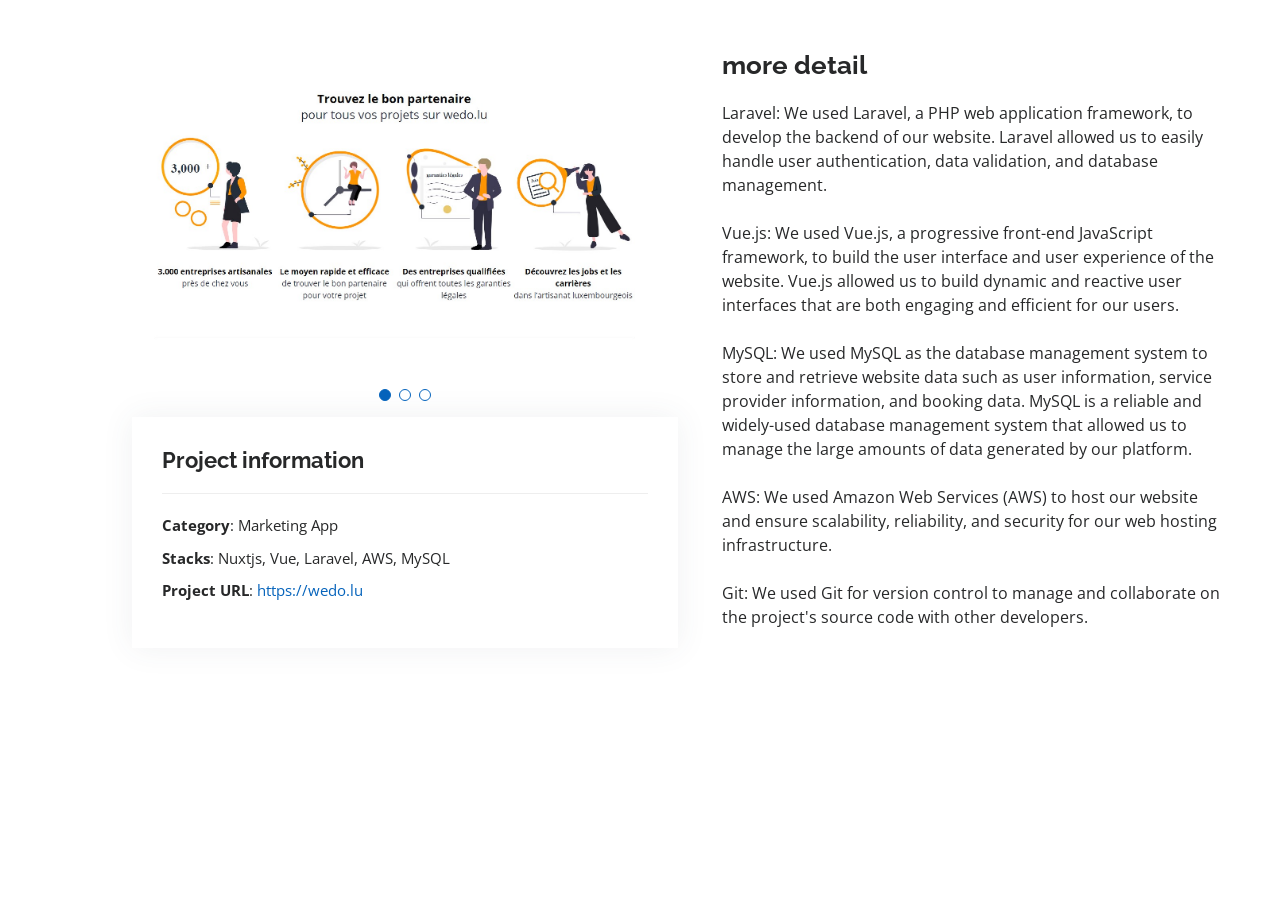
<file: portfolio-details1.html>
<!DOCTYPE html>
<html lang="en">

<head>
  <meta charset="utf-8">
  <meta content="width=device-width, initial-scale=1.0" name="viewport">

  <title>Portfolio Details - Personal Bootstrap Template</title>
  <meta content="" name="description">
  <meta content="" name="keywords">

  <!-- Favicons -->
  <link href="assets/img/favicon.png" rel="icon">
  <link href="assets/img/apple-touch-icon.png" rel="apple-touch-icon">

  <!-- Google Fonts -->
  <link
    href="https://fonts.googleapis.com/css?family=Open+Sans:300,300i,400,400i,600,600i,700,700i|Raleway:300,300i,400,400i,500,500i,600,600i,700,700i|Poppins:300,300i,400,400i,500,500i,600,600i,700,700i"
    rel="stylesheet">

  <!-- Vendor CSS Files -->
  <link href="assets/vendor/aos/aos.css" rel="stylesheet">
  <link href="assets/vendor/bootstrap/css/bootstrap.min.css" rel="stylesheet">
  <link href="assets/vendor/bootstrap-icons/bootstrap-icons.css" rel="stylesheet">
  <link href="assets/vendor/boxicons/css/boxicons.min.css" rel="stylesheet">
  <link href="assets/vendor/glightbox/css/glightbox.min.css" rel="stylesheet">
  <link href="assets/vendor/swiper/swiper-bundle.min.css" rel="stylesheet">

  <!-- Template Main CSS File -->
  <link href="assets/css/style.css" rel="stylesheet">

  <!-- =======================================================
  * Template Name: MyResume - v4.9.2
  * Template URL: https://bootstrapmade.com/free-html-bootstrap-template-my-resume/
  * Author: BootstrapMade.com
  * License: https://bootstrapmade.com/license/
  ======================================================== -->
</head>

<body>

  <main id="main">

    <!-- ======= Portfolio Details Section ======= -->
    <section id="portfolio-details" class="portfolio-details">
      <div class="container">

        <div class="row gy-4">

          <div class="col-lg-6">
            <div class="portfolio-details-slider swiper">
              <div class="swiper-wrapper align-items-center">

                <div class="swiper-slide">
                  <img src="assets/img/portfolio/portfolio-details-1.jpg" alt="">
                </div>

                <div class="swiper-slide">
                  <img src="assets/img/portfolio/portfolio-details-2.jpg" alt="">
                </div>

                <div class="swiper-slide">
                  <img src="assets/img/portfolio/portfolio-details-3.jpg" alt="">
                </div>

              </div>
              <div class="swiper-pagination"></div>
            </div>
            <div class="portfolio-info">
              <h3>Project information</h3>
              <ul>
                <li><strong>Category</strong>: Marketing App</li>
                <li><strong>Stacks</strong>: Nuxtjs, Vue, Laravel, AWS, MySQL</li>
                <li><strong>Project URL</strong>: <a href="https://wedo.lu">https://wedo.lu</a></li>
              </ul>
            </div>
          </div>

          <div class="col-lg-6">

            <div class="portfolio-description" style="padding: 10px 20px;">
              <h2>more detail</h2>
              <p>
                Laravel: We used Laravel, a PHP web application framework, to develop the backend of our website.
                Laravel allowed us to easily handle user authentication, data validation, and database management.<br><br>
                Vue.js: We used Vue.js, a progressive front-end JavaScript framework, to build the user interface and
                user experience of the website. Vue.js allowed us to build dynamic and reactive user interfaces that are
                both engaging and efficient for our users.<br><br>
                MySQL: We used MySQL as the database management system to store and retrieve website data such as user
                information, service provider information, and booking data. MySQL is a reliable and widely-used
                database management system that allowed us to manage the large amounts of data generated by our
                platform.<br><br>
                AWS: We used Amazon Web Services (AWS) to host our website and ensure scalability, reliability, and
                security for our web hosting infrastructure.<br><br>
                Git: We used Git for version control to manage and collaborate on the project's source code with other
                developers.<br>
              </p>
            </div>
          </div>

        </div>

      </div>
    </section><!-- End Portfolio Details Section -->

  </main><!-- End #main -->

  <div id="preloader"></div>
  <a href="#" class="back-to-top d-flex align-items-center justify-content-center"><i
      class="bi bi-arrow-up-short"></i></a>

  <!-- Vendor JS Files -->
  <script src="assets/vendor/purecounter/purecounter_vanilla.js"></script>
  <script src="assets/vendor/aos/aos.js"></script>
  <script src="assets/vendor/bootstrap/js/bootstrap.bundle.min.js"></script>
  <script src="assets/vendor/glightbox/js/glightbox.min.js"></script>
  <script src="assets/vendor/isotope-layout/isotope.pkgd.min.js"></script>
  <script src="assets/vendor/swiper/swiper-bundle.min.js"></script>
  <script src="assets/vendor/typed.js/typed.min.js"></script>
  <script src="assets/vendor/waypoints/noframework.waypoints.js"></script>
  <script src="assets/vendor/php-email-form/validate.js"></script>

  <!-- Template Main JS File -->
  <script src="assets/js/main.js"></script>

</body>

</html>
</file>
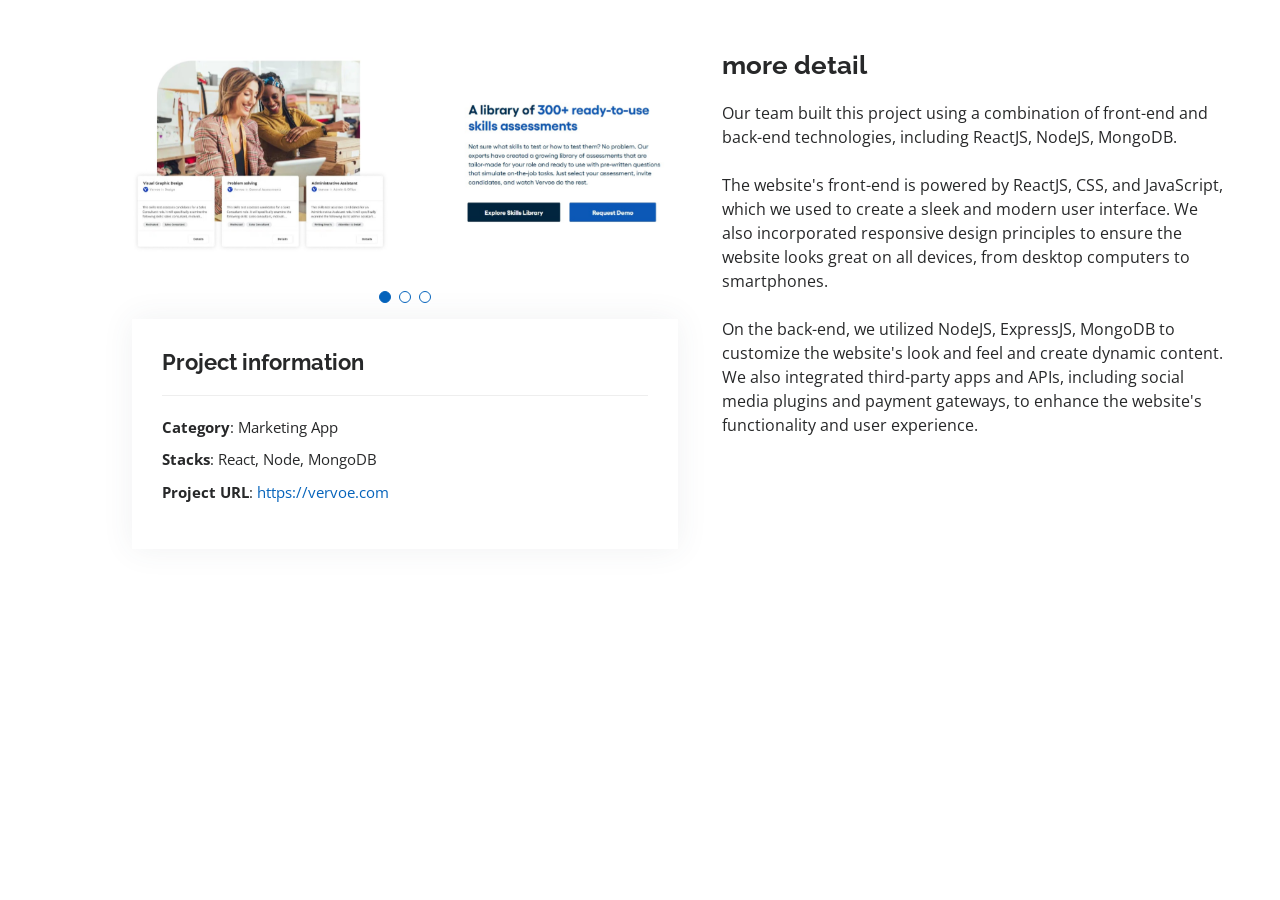
<file: portfolio-details2.html>
<!DOCTYPE html>
<html lang="en">

<head>
  <meta charset="utf-8">
  <meta content="width=device-width, initial-scale=1.0" name="viewport">

  <title>Portfolio Details - Personal Bootstrap Template</title>
  <meta content="" name="description">
  <meta content="" name="keywords">

  <!-- Favicons -->
  <link href="assets/img/favicon.png" rel="icon">
  <link href="assets/img/apple-touch-icon.png" rel="apple-touch-icon">

  <!-- Google Fonts -->
  <link
    href="https://fonts.googleapis.com/css?family=Open+Sans:300,300i,400,400i,600,600i,700,700i|Raleway:300,300i,400,400i,500,500i,600,600i,700,700i|Poppins:300,300i,400,400i,500,500i,600,600i,700,700i"
    rel="stylesheet">

  <!-- Vendor CSS Files -->
  <link href="assets/vendor/aos/aos.css" rel="stylesheet">
  <link href="assets/vendor/bootstrap/css/bootstrap.min.css" rel="stylesheet">
  <link href="assets/vendor/bootstrap-icons/bootstrap-icons.css" rel="stylesheet">
  <link href="assets/vendor/boxicons/css/boxicons.min.css" rel="stylesheet">
  <link href="assets/vendor/glightbox/css/glightbox.min.css" rel="stylesheet">
  <link href="assets/vendor/swiper/swiper-bundle.min.css" rel="stylesheet">

  <!-- Template Main CSS File -->
  <link href="assets/css/style.css" rel="stylesheet">

  <!-- =======================================================
  * Template Name: MyResume - v4.9.2
  * Template URL: https://bootstrapmade.com/free-html-bootstrap-template-my-resume/
  * Author: BootstrapMade.com
  * License: https://bootstrapmade.com/license/
  ======================================================== -->
</head>

<body>

  <main id="main">

    <!-- ======= Portfolio Details Section ======= -->
    <section id="portfolio-details" class="portfolio-details">
      <div class="container">

        <div class="row gy-4">

          <div class="col-lg-6">
            <div class="portfolio-details-slider swiper">
              <div class="swiper-wrapper align-items-center">

                <div class="swiper-slide">
                  <img src="assets/img/portfolio/portfolio-details-4.jpg" alt="">
                </div>

                <div class="swiper-slide">
                  <img src="assets/img/portfolio/portfolio-details-5.jpg" alt="">
                </div>

                <div class="swiper-slide">
                  <img src="assets/img/portfolio/portfolio-details-6.jpg" alt="">
                </div>

              </div>
              <div class="swiper-pagination"></div>
            </div>
            <div class="portfolio-info">
              <h3>Project information</h3>
              <ul>
                <li><strong>Category</strong>: Marketing App</li>
                <li><strong>Stacks</strong>: React, Node, MongoDB</li>
                <li><strong>Project URL</strong>: <a href="https://vervoe.com">https://vervoe.com</a></li>
              </ul>
            </div>
          </div>

          <div class="col-lg-6">

            <div class="portfolio-description" style="padding: 10px 20px;">
              <h2>more detail</h2>
              <p>
                Our team built this project using a combination of front-end and back-end technologies, including ReactJS,
                NodeJS, MongoDB.<br>
                <br>
                The website's front-end is powered by ReactJS, CSS, and JavaScript, which we used to create a sleek and
                modern user interface. We also incorporated responsive design principles to ensure the website looks
                great on all devices, from desktop computers to smartphones.<br><br>
                On the back-end, we utilized NodeJS, ExpressJS, MongoDB to customize the website's look and
                feel and create dynamic content. We also integrated third-party apps and APIs, including social media
                plugins and payment gateways, to enhance the website's functionality and user experience.<br>
              </p>
            </div>
          </div>

        </div>

      </div>
    </section><!-- End Portfolio Details Section -->

  </main><!-- End #main -->

  <div id="preloader"></div>
  <a href="#" class="back-to-top d-flex align-items-center justify-content-center"><i
      class="bi bi-arrow-up-short"></i></a>

  <!-- Vendor JS Files -->
  <script src="assets/vendor/purecounter/purecounter_vanilla.js"></script>
  <script src="assets/vendor/aos/aos.js"></script>
  <script src="assets/vendor/bootstrap/js/bootstrap.bundle.min.js"></script>
  <script src="assets/vendor/glightbox/js/glightbox.min.js"></script>
  <script src="assets/vendor/isotope-layout/isotope.pkgd.min.js"></script>
  <script src="assets/vendor/swiper/swiper-bundle.min.js"></script>
  <script src="assets/vendor/typed.js/typed.min.js"></script>
  <script src="assets/vendor/waypoints/noframework.waypoints.js"></script>
  <script src="assets/vendor/php-email-form/validate.js"></script>

  <!-- Template Main JS File -->
  <script src="assets/js/main.js"></script>

</body>

</html>
</file>
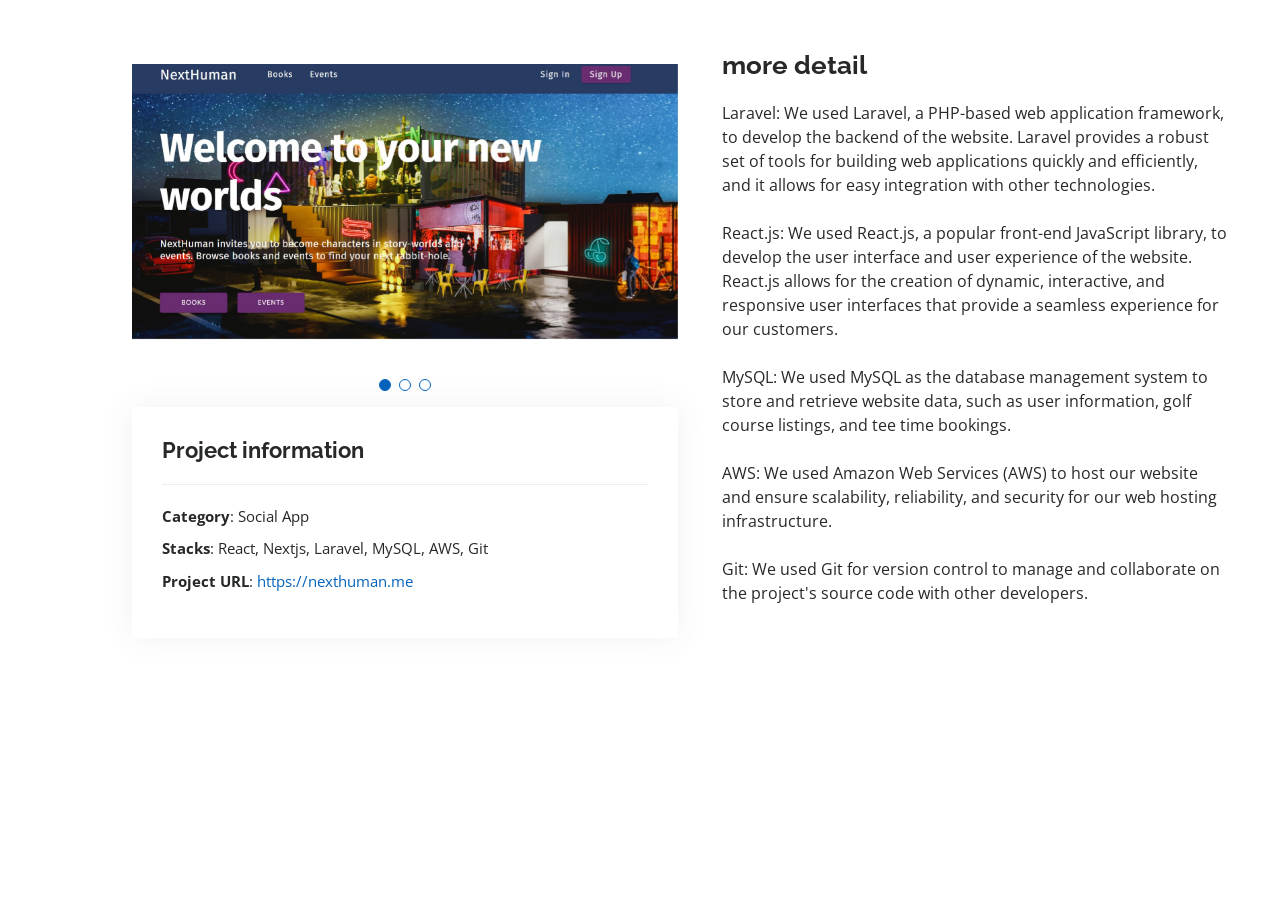
<file: portfolio-details3.html>
<!DOCTYPE html>
<html lang="en">

<head>
  <meta charset="utf-8">
  <meta content="width=device-width, initial-scale=1.0" name="viewport">

  <title>Portfolio Details - Personal Bootstrap Template</title>
  <meta content="" name="description">
  <meta content="" name="keywords">

  <!-- Favicons -->
  <link href="assets/img/favicon.png" rel="icon">
  <link href="assets/img/apple-touch-icon.png" rel="apple-touch-icon">

  <!-- Google Fonts -->
  <link
    href="https://fonts.googleapis.com/css?family=Open+Sans:300,300i,400,400i,600,600i,700,700i|Raleway:300,300i,400,400i,500,500i,600,600i,700,700i|Poppins:300,300i,400,400i,500,500i,600,600i,700,700i"
    rel="stylesheet">

  <!-- Vendor CSS Files -->
  <link href="assets/vendor/aos/aos.css" rel="stylesheet">
  <link href="assets/vendor/bootstrap/css/bootstrap.min.css" rel="stylesheet">
  <link href="assets/vendor/bootstrap-icons/bootstrap-icons.css" rel="stylesheet">
  <link href="assets/vendor/boxicons/css/boxicons.min.css" rel="stylesheet">
  <link href="assets/vendor/glightbox/css/glightbox.min.css" rel="stylesheet">
  <link href="assets/vendor/swiper/swiper-bundle.min.css" rel="stylesheet">

  <!-- Template Main CSS File -->
  <link href="assets/css/style.css" rel="stylesheet">

  <!-- =======================================================
  * Template Name: MyResume - v4.9.2
  * Template URL: https://bootstrapmade.com/free-html-bootstrap-template-my-resume/
  * Author: BootstrapMade.com
  * License: https://bootstrapmade.com/license/
  ======================================================== -->
</head>

<body>

  <main id="main">

    <!-- ======= Portfolio Details Section ======= -->
    <section id="portfolio-details" class="portfolio-details">
      <div class="container">

        <div class="row gy-4">

          <div class="col-lg-6">
            <div class="portfolio-details-slider swiper">
              <div class="swiper-wrapper align-items-center">

                <div class="swiper-slide">
                  <img src="assets/img/portfolio/portfolio-details-7.jpg" alt="">
                </div>

                <div class="swiper-slide">
                  <img src="assets/img/portfolio/portfolio-details-8.jpg" alt="">
                </div>

                <div class="swiper-slide">
                  <img src="assets/img/portfolio/portfolio-details-9.jpg" alt="">
                </div>

              </div>
              <div class="swiper-pagination"></div>
            </div>
            <div class="portfolio-info">
              <h3>Project information</h3>
              <ul>
                <li><strong>Category</strong>: Social App</li>
                <li><strong>Stacks</strong>: React, Nextjs, Laravel, MySQL, AWS, Git</li>
                <li><strong>Project URL</strong>: <a href="https://nexthuman.me">https://nexthuman.me</a></li>
              </ul>
            </div>
          </div>

          <div class="col-lg-6">

            <div class="portfolio-description" style="padding: 10px 20px;">
              <h2>more detail</h2>
              <p>
                Laravel: We used Laravel, a PHP-based web application framework, to develop the backend of the website.
                Laravel provides a robust set of tools for building web applications quickly and efficiently, and it
                allows for easy integration with other technologies.<br><br>
                React.js: We used React.js, a popular front-end JavaScript library, to develop the user interface and
                user experience of the website. React.js allows for the creation of dynamic, interactive, and responsive
                user interfaces that provide a seamless experience for our customers.<br><br>
                MySQL: We used MySQL as the database management system to store and retrieve website data, such as user
                information, golf course listings, and tee time bookings.<br><br>
                AWS: We used Amazon Web Services (AWS) to host our website and ensure scalability, reliability, and
                security for our web hosting infrastructure.<br><br>
                Git: We used Git for version control to manage and collaborate on the project's source code with other
                developers.
              </p>
            </div>
          </div>

        </div>

      </div>
    </section><!-- End Portfolio Details Section -->

  </main><!-- End #main -->

  <div id="preloader"></div>
  <a href="#" class="back-to-top d-flex align-items-center justify-content-center"><i
      class="bi bi-arrow-up-short"></i></a>

  <!-- Vendor JS Files -->
  <script src="assets/vendor/purecounter/purecounter_vanilla.js"></script>
  <script src="assets/vendor/aos/aos.js"></script>
  <script src="assets/vendor/bootstrap/js/bootstrap.bundle.min.js"></script>
  <script src="assets/vendor/glightbox/js/glightbox.min.js"></script>
  <script src="assets/vendor/isotope-layout/isotope.pkgd.min.js"></script>
  <script src="assets/vendor/swiper/swiper-bundle.min.js"></script>
  <script src="assets/vendor/typed.js/typed.min.js"></script>
  <script src="assets/vendor/waypoints/noframework.waypoints.js"></script>
  <script src="assets/vendor/php-email-form/validate.js"></script>

  <!-- Template Main JS File -->
  <script src="assets/js/main.js"></script>

</body>

</html>
</file>
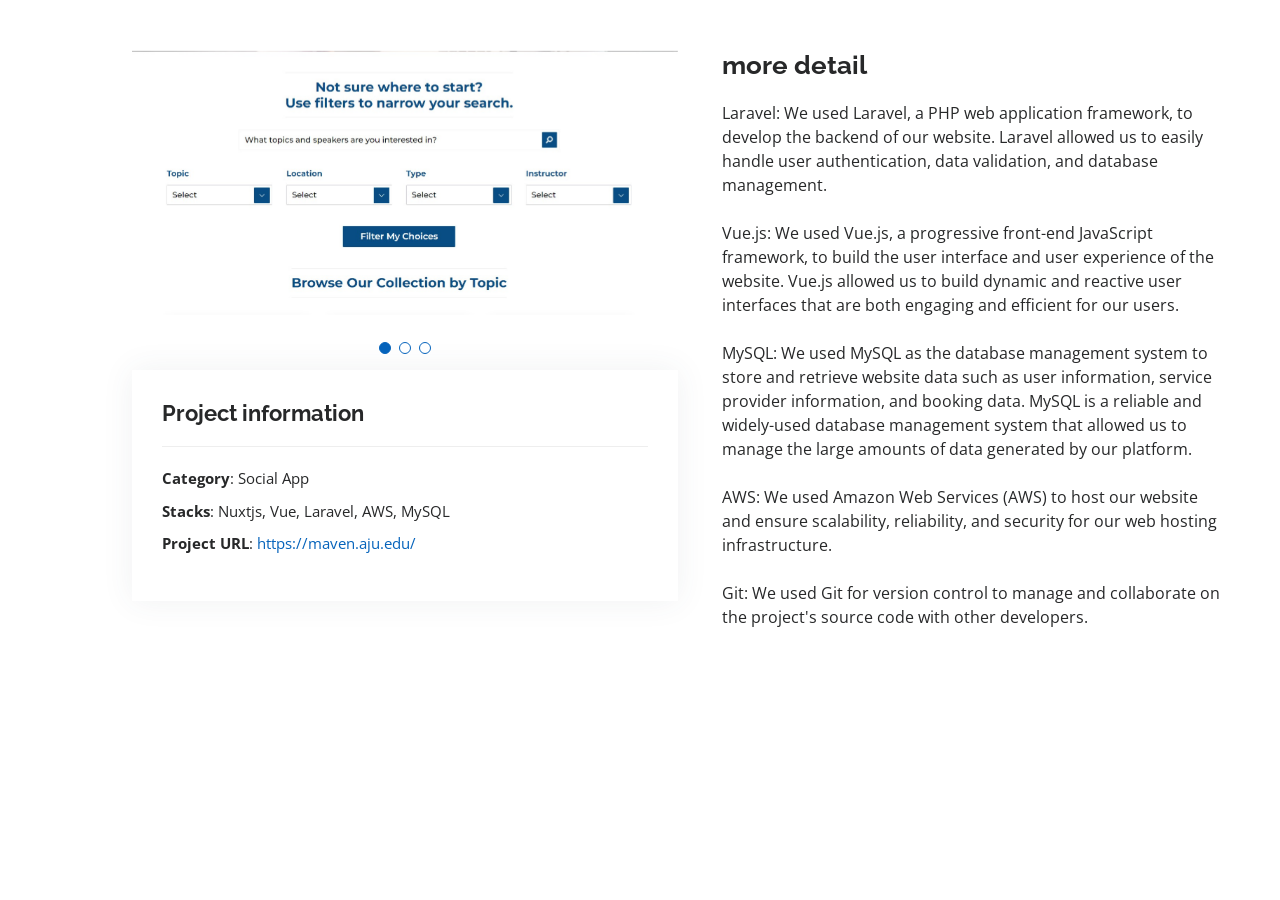
<file: portfolio-details4.html>
<!DOCTYPE html>
<html lang="en">

<head>
  <meta charset="utf-8">
  <meta content="width=device-width, initial-scale=1.0" name="viewport">

  <title>Portfolio Details - Personal Bootstrap Template</title>
  <meta content="" name="description">
  <meta content="" name="keywords">

  <!-- Favicons -->
  <link href="assets/img/favicon.png" rel="icon">
  <link href="assets/img/apple-touch-icon.png" rel="apple-touch-icon">

  <!-- Google Fonts -->
  <link
    href="https://fonts.googleapis.com/css?family=Open+Sans:300,300i,400,400i,600,600i,700,700i|Raleway:300,300i,400,400i,500,500i,600,600i,700,700i|Poppins:300,300i,400,400i,500,500i,600,600i,700,700i"
    rel="stylesheet">

  <!-- Vendor CSS Files -->
  <link href="assets/vendor/aos/aos.css" rel="stylesheet">
  <link href="assets/vendor/bootstrap/css/bootstrap.min.css" rel="stylesheet">
  <link href="assets/vendor/bootstrap-icons/bootstrap-icons.css" rel="stylesheet">
  <link href="assets/vendor/boxicons/css/boxicons.min.css" rel="stylesheet">
  <link href="assets/vendor/glightbox/css/glightbox.min.css" rel="stylesheet">
  <link href="assets/vendor/swiper/swiper-bundle.min.css" rel="stylesheet">

  <!-- Template Main CSS File -->
  <link href="assets/css/style.css" rel="stylesheet">

  <!-- =======================================================
  * Template Name: MyResume - v4.9.2
  * Template URL: https://bootstrapmade.com/free-html-bootstrap-template-my-resume/
  * Author: BootstrapMade.com
  * License: https://bootstrapmade.com/license/
  ======================================================== -->
</head>

<body>

  <main id="main">

    <!-- ======= Portfolio Details Section ======= -->
    <section id="portfolio-details" class="portfolio-details">
      <div class="container">

        <div class="row gy-4">

          <div class="col-lg-6">
            <div class="portfolio-details-slider swiper">
              <div class="swiper-wrapper align-items-center">

                <div class="swiper-slide">
                  <img src="assets/img/portfolio/portfolio-details-10.jpg" alt="">
                </div>

                <div class="swiper-slide">
                  <img src="assets/img/portfolio/portfolio-details-11.jpg" alt="">
                </div>

                <div class="swiper-slide">
                  <img src="assets/img/portfolio/portfolio-details-12.jpg" alt="">
                </div>

              </div>
              <div class="swiper-pagination"></div>
            </div>
            <div class="portfolio-info">
              <h3>Project information</h3>
              <ul>
                <li><strong>Category</strong>: Social App</li>
                <li><strong>Stacks</strong>: Nuxtjs, Vue, Laravel, AWS, MySQL</li>
                <li><strong>Project URL</strong>: <a href="https://maven.aju.edu/">https://maven.aju.edu/</a></li>
              </ul>
            </div>
          </div>

          <div class="col-lg-6">

            <div class="portfolio-description" style="padding: 10px 20px;">
              <h2>more detail</h2>
              <p>
                Laravel: We used Laravel, a PHP web application framework, to develop the backend of our website.
                Laravel allowed us to easily handle user authentication, data validation, and database management.<br><br>
                Vue.js: We used Vue.js, a progressive front-end JavaScript framework, to build the user interface and
                user experience of the website. Vue.js allowed us to build dynamic and reactive user interfaces that are
                both engaging and efficient for our users.<br><br>
                MySQL: We used MySQL as the database management system to store and retrieve website data such as user
                information, service provider information, and booking data. MySQL is a reliable and widely-used
                database management system that allowed us to manage the large amounts of data generated by our
                platform.<br><br>
                AWS: We used Amazon Web Services (AWS) to host our website and ensure scalability, reliability, and
                security for our web hosting infrastructure.<br><br>
                Git: We used Git for version control to manage and collaborate on the project's source code with other
                developers.<br>
              </p>
            </div>
          </div>

        </div>

      </div>
    </section><!-- End Portfolio Details Section -->

  </main><!-- End #main -->

  <div id="preloader"></div>
  <a href="#" class="back-to-top d-flex align-items-center justify-content-center"><i
      class="bi bi-arrow-up-short"></i></a>

  <!-- Vendor JS Files -->
  <script src="assets/vendor/purecounter/purecounter_vanilla.js"></script>
  <script src="assets/vendor/aos/aos.js"></script>
  <script src="assets/vendor/bootstrap/js/bootstrap.bundle.min.js"></script>
  <script src="assets/vendor/glightbox/js/glightbox.min.js"></script>
  <script src="assets/vendor/isotope-layout/isotope.pkgd.min.js"></script>
  <script src="assets/vendor/swiper/swiper-bundle.min.js"></script>
  <script src="assets/vendor/typed.js/typed.min.js"></script>
  <script src="assets/vendor/waypoints/noframework.waypoints.js"></script>
  <script src="assets/vendor/php-email-form/validate.js"></script>

  <!-- Template Main JS File -->
  <script src="assets/js/main.js"></script>

</body>

</html>
</file>
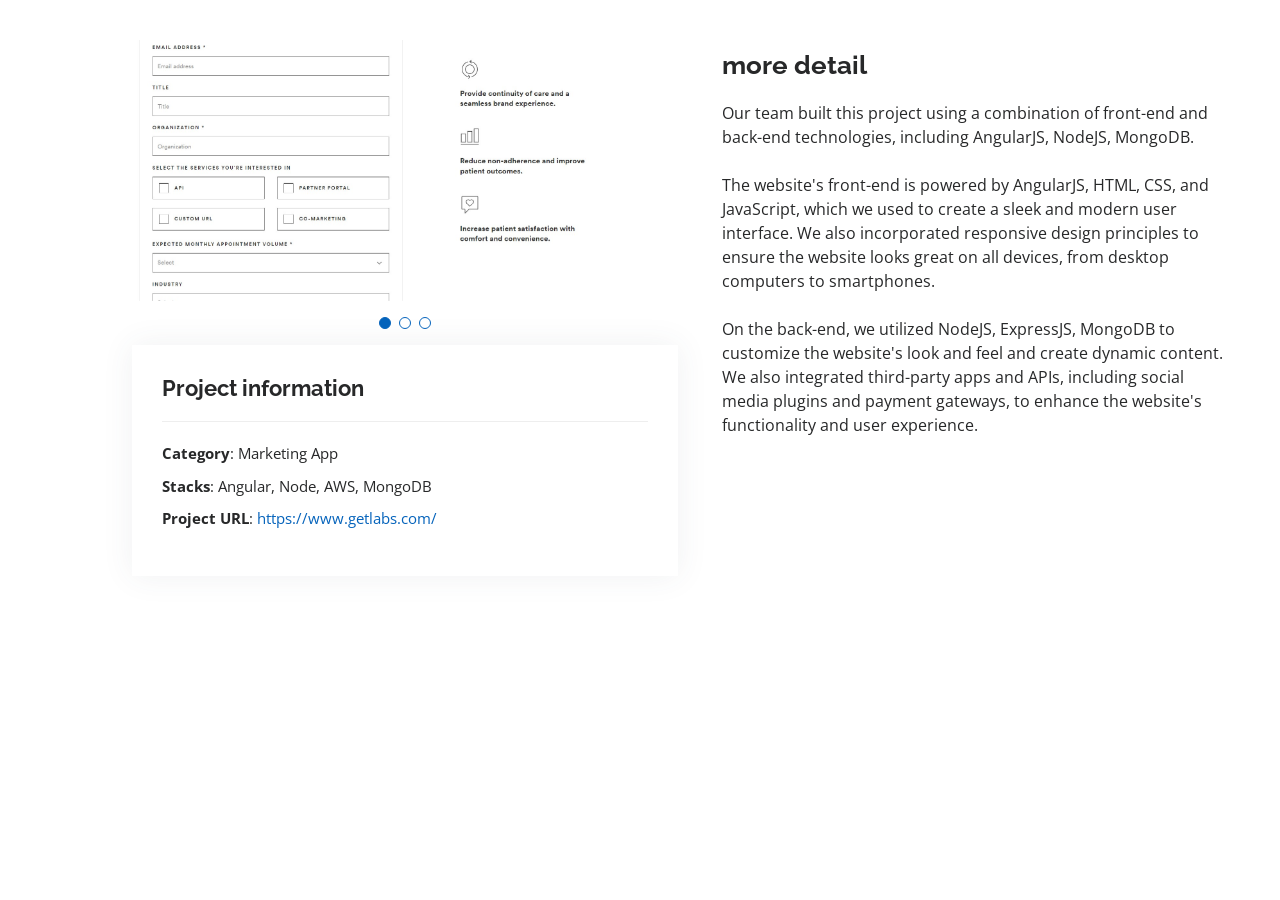
<file: portfolio-details5.html>
<!DOCTYPE html>
<html lang="en">

<head>
  <meta charset="utf-8">
  <meta content="width=device-width, initial-scale=1.0" name="viewport">

  <title>Portfolio Details - Personal Bootstrap Template</title>
  <meta content="" name="description">
  <meta content="" name="keywords">

  <!-- Favicons -->
  <link href="assets/img/favicon.png" rel="icon">
  <link href="assets/img/apple-touch-icon.png" rel="apple-touch-icon">

  <!-- Google Fonts -->
  <link
    href="https://fonts.googleapis.com/css?family=Open+Sans:300,300i,400,400i,600,600i,700,700i|Raleway:300,300i,400,400i,500,500i,600,600i,700,700i|Poppins:300,300i,400,400i,500,500i,600,600i,700,700i"
    rel="stylesheet">

  <!-- Vendor CSS Files -->
  <link href="assets/vendor/aos/aos.css" rel="stylesheet">
  <link href="assets/vendor/bootstrap/css/bootstrap.min.css" rel="stylesheet">
  <link href="assets/vendor/bootstrap-icons/bootstrap-icons.css" rel="stylesheet">
  <link href="assets/vendor/boxicons/css/boxicons.min.css" rel="stylesheet">
  <link href="assets/vendor/glightbox/css/glightbox.min.css" rel="stylesheet">
  <link href="assets/vendor/swiper/swiper-bundle.min.css" rel="stylesheet">

  <!-- Template Main CSS File -->
  <link href="assets/css/style.css" rel="stylesheet">

  <!-- =======================================================
  * Template Name: MyResume - v4.9.2
  * Template URL: https://bootstrapmade.com/free-html-bootstrap-template-my-resume/
  * Author: BootstrapMade.com
  * License: https://bootstrapmade.com/license/
  ======================================================== -->
</head>

<body>

  <main id="main">

    <!-- ======= Portfolio Details Section ======= -->
    <section id="portfolio-details" class="portfolio-details">
      <div class="container">

        <div class="row gy-4">

          <div class="col-lg-6">
            <div class="portfolio-details-slider swiper">
              <div class="swiper-wrapper align-items-center">

                <div class="swiper-slide">
                  <img src="assets/img/portfolio/portfolio-details-13.jpg" alt="">
                </div>

                <div class="swiper-slide">
                  <img src="assets/img/portfolio/portfolio-details-14.jpg" alt="">
                </div>

                <div class="swiper-slide">
                  <img src="assets/img/portfolio/portfolio-details-15.jpg" alt="">
                </div>

              </div>
              <div class="swiper-pagination"></div>
            </div>
            <div class="portfolio-info">
              <h3>Project information</h3>
              <ul>
                <li><strong>Category</strong>: Marketing App</li>
                <li><strong>Stacks</strong>: Angular, Node, AWS, MongoDB</li>
                <li><strong>Project URL</strong>: <a href="https://www.getlabs.com/">https://www.getlabs.com/</a></li>
              </ul>
            </div>
          </div>

          <div class="col-lg-6">

            <div class="portfolio-description" style="padding: 10px 20px;">
              <h2>more detail</h2>
              <p>
                Our team built this project using a combination of front-end and back-end technologies, including AngularJS,
                NodeJS, MongoDB.<br>
                <br>
                The website's front-end is powered by AngularJS, HTML, CSS, and JavaScript, which we used to create a sleek and
                modern user interface. We also incorporated responsive design principles to ensure the website looks
                great on all devices, from desktop computers to smartphones.<br><br>
                On the back-end, we utilized NodeJS, ExpressJS, MongoDB to customize the website's look and
                feel and create dynamic content. We also integrated third-party apps and APIs, including social media
                plugins and payment gateways, to enhance the website's functionality and user experience.<br>
              </p>
            </div>
          </div>

        </div>

      </div>
    </section><!-- End Portfolio Details Section -->

  </main><!-- End #main -->

  <div id="preloader"></div>
  <a href="#" class="back-to-top d-flex align-items-center justify-content-center"><i
      class="bi bi-arrow-up-short"></i></a>

  <!-- Vendor JS Files -->
  <script src="assets/vendor/purecounter/purecounter_vanilla.js"></script>
  <script src="assets/vendor/aos/aos.js"></script>
  <script src="assets/vendor/bootstrap/js/bootstrap.bundle.min.js"></script>
  <script src="assets/vendor/glightbox/js/glightbox.min.js"></script>
  <script src="assets/vendor/isotope-layout/isotope.pkgd.min.js"></script>
  <script src="assets/vendor/swiper/swiper-bundle.min.js"></script>
  <script src="assets/vendor/typed.js/typed.min.js"></script>
  <script src="assets/vendor/waypoints/noframework.waypoints.js"></script>
  <script src="assets/vendor/php-email-form/validate.js"></script>

  <!-- Template Main JS File -->
  <script src="assets/js/main.js"></script>

</body>

</html>
</file>
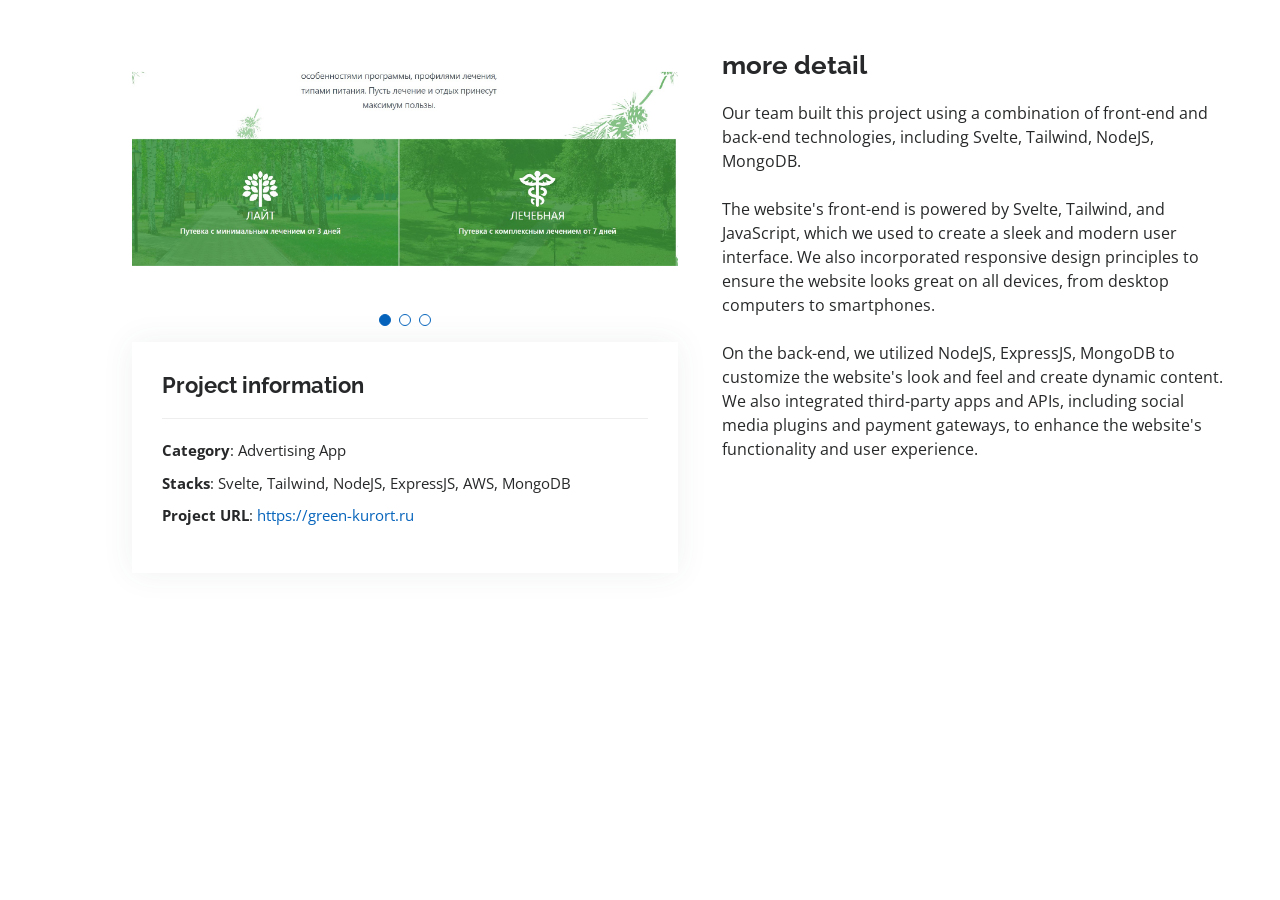
<file: portfolio-details6.html>
<!DOCTYPE html>
<html lang="en">

<head>
  <meta charset="utf-8">
  <meta content="width=device-width, initial-scale=1.0" name="viewport">

  <title>Portfolio Details - Personal Bootstrap Template</title>
  <meta content="" name="description">
  <meta content="" name="keywords">

  <!-- Favicons -->
  <link href="assets/img/favicon.png" rel="icon">
  <link href="assets/img/apple-touch-icon.png" rel="apple-touch-icon">

  <!-- Google Fonts -->
  <link
    href="https://fonts.googleapis.com/css?family=Open+Sans:300,300i,400,400i,600,600i,700,700i|Raleway:300,300i,400,400i,500,500i,600,600i,700,700i|Poppins:300,300i,400,400i,500,500i,600,600i,700,700i"
    rel="stylesheet">

  <!-- Vendor CSS Files -->
  <link href="assets/vendor/aos/aos.css" rel="stylesheet">
  <link href="assets/vendor/bootstrap/css/bootstrap.min.css" rel="stylesheet">
  <link href="assets/vendor/bootstrap-icons/bootstrap-icons.css" rel="stylesheet">
  <link href="assets/vendor/boxicons/css/boxicons.min.css" rel="stylesheet">
  <link href="assets/vendor/glightbox/css/glightbox.min.css" rel="stylesheet">
  <link href="assets/vendor/swiper/swiper-bundle.min.css" rel="stylesheet">

  <!-- Template Main CSS File -->
  <link href="assets/css/style.css" rel="stylesheet">

  <!-- =======================================================
  * Template Name: MyResume - v4.9.2
  * Template URL: https://bootstrapmade.com/free-html-bootstrap-template-my-resume/
  * Author: BootstrapMade.com
  * License: https://bootstrapmade.com/license/
  ======================================================== -->
</head>

<body>

  <main id="main">

    <!-- ======= Portfolio Details Section ======= -->
    <section id="portfolio-details" class="portfolio-details">
      <div class="container">

        <div class="row gy-4">

          <div class="col-lg-6">
            <div class="portfolio-details-slider swiper">
              <div class="swiper-wrapper align-items-center">

                <div class="swiper-slide">
                  <img src="assets/img/portfolio/portfolio-details-16.jpg" alt="">
                </div>

                <div class="swiper-slide">
                  <img src="assets/img/portfolio/portfolio-details-17.jpg" alt="">
                </div>

                <div class="swiper-slide">
                  <img src="assets/img/portfolio/portfolio-details-18.jpg" alt="">
                </div>

              </div>
              <div class="swiper-pagination"></div>
            </div>
            <div class="portfolio-info">
              <h3>Project information</h3>
              <ul>
                <li><strong>Category</strong>: Advertising App</li>
                <li><strong>Stacks</strong>: Svelte, Tailwind, NodeJS, ExpressJS, AWS, MongoDB</li>
                <li><strong>Project URL</strong>: <a href="https://green-kurort.ru">https://green-kurort.ru</a></li>
              </ul>
            </div>
          </div>

          <div class="col-lg-6">

            <div class="portfolio-description" style="padding: 10px 20px;">
              <h2>more detail</h2>
              <p>
                Our team built this project using a combination of front-end and back-end technologies, including Svelte, Tailwind,
                NodeJS, MongoDB.<br>
                <br>
                The website's front-end is powered by Svelte, Tailwind, and JavaScript, which we used to create a sleek and
                modern user interface. We also incorporated responsive design principles to ensure the website looks
                great on all devices, from desktop computers to smartphones.<br><br>
                On the back-end, we utilized NodeJS, ExpressJS, MongoDB to customize the website's look and
                feel and create dynamic content. We also integrated third-party apps and APIs, including social media
                plugins and payment gateways, to enhance the website's functionality and user experience.<br>
              </p>
            </div>
          </div>

        </div>

      </div>
    </section><!-- End Portfolio Details Section -->

  </main><!-- End #main -->

  <div id="preloader"></div>
  <a href="#" class="back-to-top d-flex align-items-center justify-content-center"><i
      class="bi bi-arrow-up-short"></i></a>

  <!-- Vendor JS Files -->
  <script src="assets/vendor/purecounter/purecounter_vanilla.js"></script>
  <script src="assets/vendor/aos/aos.js"></script>
  <script src="assets/vendor/bootstrap/js/bootstrap.bundle.min.js"></script>
  <script src="assets/vendor/glightbox/js/glightbox.min.js"></script>
  <script src="assets/vendor/isotope-layout/isotope.pkgd.min.js"></script>
  <script src="assets/vendor/swiper/swiper-bundle.min.js"></script>
  <script src="assets/vendor/typed.js/typed.min.js"></script>
  <script src="assets/vendor/waypoints/noframework.waypoints.js"></script>
  <script src="assets/vendor/php-email-form/validate.js"></script>

  <!-- Template Main JS File -->
  <script src="assets/js/main.js"></script>

</body>

</html>
</file>
<file: assets/css/style.css>
/**
* Template Name: MyResume - v4.9.2
* Template URL: https://bootstrapmade.com/free-html-bootstrap-template-my-resume/
* Author: BootstrapMade.com
* License: https://bootstrapmade.com/license/
*/

/*--------------------------------------------------------------
# General
--------------------------------------------------------------*/
body {
  font-family: "Open Sans", sans-serif;
  color: #272829;
}

a {
  color: #0563bb;
  text-decoration: none;
}

a:hover {
  color: #067ded;
  text-decoration: none;
}

h1,
h2,
h3,
h4,
h5,
h6 {
  font-family: "Raleway", sans-serif;
}

/*--------------------------------------------------------------
# Back to top button
--------------------------------------------------------------*/
.back-to-top {
  position: fixed;
  visibility: hidden;
  opacity: 0;
  right: 15px;
  bottom: 15px;
  z-index: 996;
  background: #0563bb;
  width: 40px;
  height: 40px;
  border-radius: 50px;
  transition: all 0.4s;
}

.back-to-top i {
  font-size: 28px;
  color: #fff;
  line-height: 0;
}

.back-to-top:hover {
  background: #0678e3;
  color: #fff;
}

.back-to-top.active {
  visibility: visible;
  opacity: 1;
}

/*--------------------------------------------------------------
# Preloader
--------------------------------------------------------------*/
#preloader {
  position: fixed;
  top: 0;
  left: 0;
  right: 0;
  bottom: 0;
  z-index: 9999;
  overflow: hidden;
  background: #fff;
}

#preloader:before {
  content: "";
  position: fixed;
  top: calc(50% - 30px);
  left: calc(50% - 30px);
  border: 6px solid #0563bb;
  border-top-color: #fff;
  border-bottom-color: #fff;
  border-radius: 50%;
  width: 60px;
  height: 60px;
  -webkit-animation: animate-preloader 1s linear infinite;
  animation: animate-preloader 1s linear infinite;
}

@-webkit-keyframes animate-preloader {
  0% {
    transform: rotate(0deg);
  }

  100% {
    transform: rotate(360deg);
  }
}

@keyframes animate-preloader {
  0% {
    transform: rotate(0deg);
  }

  100% {
    transform: rotate(360deg);
  }
}

/*--------------------------------------------------------------
# Disable aos animation delay on mobile devices
--------------------------------------------------------------*/
@media screen and (max-width: 768px) {
  [data-aos-delay] {
    transition-delay: 0 !important;
  }
}

/*--------------------------------------------------------------
# Header
--------------------------------------------------------------*/
#header {
  position: fixed;
  top: 0;
  left: 0;
  bottom: 0;
  z-index: 9997;
  transition: all 0.5s;
  padding: 15px;
  overflow-y: auto;
}

@media (max-width: 991px) {
  #header {
    width: 300px;
    background: #fff;
    border-right: 1px solid #e6e9ec;
    left: -300px;
  }
}

@media (min-width: 991px) {
  #main {
    margin-left: 100px;
  }
}

/*--------------------------------------------------------------
# Navigation Menu
--------------------------------------------------------------*/
/**
* Desktop Navigation 
*/
.nav-menu {
  padding: 0;
  display: block;
}

.nav-menu * {
  margin: 0;
  padding: 0;
  list-style: none;
}

.nav-menu>ul>li {
  position: relative;
  white-space: nowrap;
}

.nav-menu a,
.nav-menu a:focus {
  display: flex;
  align-items: center;
  color: #45505b;
  padding: 10px 18px;
  margin-bottom: 8px;
  transition: 0.3s;
  font-size: 15px;
  border-radius: 50px;
  background: #f2f3f5;
  height: 56px;
  width: 100%;
  overflow: hidden;
  transition: 0.3s;
}

.nav-menu a i,
.nav-menu a:focus i {
  font-size: 20px;
}

.nav-menu a span,
.nav-menu a:focus span {
  padding: 0 5px 0 7px;
  color: #45505b;
}

@media (min-width: 992px) {

  .nav-menu a,
  .nav-menu a:focus {
    width: 56px;
  }

  .nav-menu a span,
  .nav-menu a:focus span {
    display: none;
    color: #fff;
  }
}

.nav-menu a:hover,
.nav-menu .active,
.nav-menu .active:focus,
.nav-menu li:hover>a {
  color: #fff;
  background: #0563bb;
}

.nav-menu a:hover span,
.nav-menu .active span,
.nav-menu .active:focus span,
.nav-menu li:hover>a span {
  color: #fff;
}

.nav-menu a:hover,
.nav-menu li:hover>a {
  width: 100%;
  color: #fff;
}

.nav-menu a:hover span,
.nav-menu li:hover>a span {
  display: block;
}

/**
* Mobile Navigation 
*/
.mobile-nav-toggle {
  position: fixed;
  right: 10px;
  top: 10px;
  z-index: 9998;
  border: 0;
  background: none;
  font-size: 28px;
  transition: all 0.4s;
  outline: none !important;
  line-height: 0;
  cursor: pointer;
  border-radius: 50px;
  padding: 5px;
}

.mobile-nav-toggle i {
  color: #45505b;
}

.mobile-nav-active {
  overflow: hidden;
}

.mobile-nav-active #header {
  left: 0;
}

.mobile-nav-active .mobile-nav-toggle {
  color: #fff;
  background-color: #0563bb;
}

/*--------------------------------------------------------------
# Hero Section
--------------------------------------------------------------*/
#hero {
  width: 100%;
  height: 100vh;
  background: url("../img/hero-bg.png") top right no-repeat;
  background-size: cover;
  position: relative;
}

@media (min-width: 992px) {
  #hero {
    padding-left: 160px;
  }
}

#hero:before {
  content: "";
  background: rgba(255, 255, 255, 0.3);
  position: absolute;
  bottom: 0;
  top: 0;
  left: 0;
  right: 0;
}

#hero h1 {
  margin: 0;
  font-size: 64px;
  font-weight: 700;
  line-height: 56px;
  color: #fff;
}

#hero p {
  color: #fff;
  margin: 15px 0 0 0;
  font-size: 26px;
  font-family: "Poppins", sans-serif;
}

#hero p span {
  color: #ffffb9;
  letter-spacing: 1px;
}

#hero .social-links {
  margin-top: 30px;
}

#hero .social-links a {
  font-size: 24px;
  display: inline-block;
  color: #45505b;
  line-height: 1;
  margin-right: 20px;
  transition: 0.3s;
}

#hero .social-links a:hover {
  color: #0563bb;
}

@media (max-width: 992px) {
  #hero {
    text-align: center;
  }

  #hero h1 {
    font-size: 32px;
    line-height: 36px;
  }

  #hero p {
    margin-top: 10px;
    font-size: 20px;
    line-height: 24px;
  }
}

.headericon {
  color: #fff !important;
}

/*--------------------------------------------------------------
# Sections General
--------------------------------------------------------------*/
section {
  padding: 60px 0;
  overflow: hidden;
}

.section-title {
  text-align: center;
  padding-bottom: 30px;
}

.section-title h2 {
  font-size: 32px;
  font-weight: bold;
  text-transform: uppercase;
  margin-bottom: 20px;
  padding-bottom: 20px;
  position: relative;
  color: #45505b;
}

.section-title h2::before {
  content: "";
  position: absolute;
  display: block;
  width: 120px;
  height: 1px;
  background: #ddd;
  bottom: 1px;
  left: calc(50% - 60px);
}

.section-title h2::after {
  content: "";
  position: absolute;
  display: block;
  width: 40px;
  height: 3px;
  background: #0563bb;
  bottom: 0;
  left: calc(50% - 20px);
}

.section-title p {
  margin-bottom: 0;
}

/*--------------------------------------------------------------
# About
--------------------------------------------------------------*/
.about .content h3 {
  font-weight: 700;
  font-size: 26px;
  color: #728394;
}

.about .content ul {
  list-style: none;
  padding: 0;
}

.about .content ul li {
  margin-bottom: 20px;
  display: flex;
  align-items: center;
}

.about .content ul strong {
  margin-right: 10px;
}

.about .content ul i {
  font-size: 16px;
  margin-right: 5px;
  color: #0563bb;
  line-height: 0;
}

.about .content p:last-child {
  margin-bottom: 0;
}

/*--------------------------------------------------------------
# Facts
--------------------------------------------------------------*/
.facts .count-box {
  padding: 30px 30px 25px 30px;
  margin-top: 30px;
  width: 100%;
  position: relative;
  text-align: center;
  background: #fff;
}

.facts .count-box i {
  position: absolute;
  top: -25px;
  left: 50%;
  transform: translateX(-50%);
  font-size: 24px;
  background: #0563bb;
  color: #fff;
  border-radius: 50px;
  display: inline-flex;
  align-items: center;
  justify-content: center;
  width: 48px;
  height: 48px;
}

.facts .count-box span {
  font-size: 36px;
  display: block;
  font-weight: 600;
  color: #011426;
}

.facts .count-box p {
  padding: 0;
  margin: 0;
  font-family: "Raleway", sans-serif;
  font-size: 14px;
}

/*--------------------------------------------------------------
# Akills
--------------------------------------------------------------*/
.skills .progress {
  height: 60px;
  display: block;
  background: none;
  border-radius: 0;
}

.skills .progress .skill {
  padding: 10px 0;
  margin: 0;
  text-transform: uppercase;
  display: block;
  font-weight: 600;
  font-family: "Poppins", sans-serif;
  color: #45505b;
}

.skills .progress .skill .val {
  float: right;
  font-style: normal;
}

.skills .progress-bar-wrap {
  background: #f2f3f5;
}

.skills .progress-bar {
  width: 1px;
  height: 10px;
  transition: 0.9s;
  background-color: #0563bb;
}

/*--------------------------------------------------------------
# Resume
--------------------------------------------------------------*/
.resume .resume-title {
  font-size: 26px;
  font-weight: 700;
  margin-top: 20px;
  margin-bottom: 20px;
  color: #45505b;
}

.resume .resume-item {
  padding: 0 0 20px 20px;
  margin-top: -2px;
  border-left: 2px solid #0563bb;
  position: relative;
}

.resume .resume-item h4 {
  line-height: 18px;
  font-size: 18px;
  font-weight: 600;
  text-transform: uppercase;
  font-family: "Poppins", sans-serif;
  color: #0563bb;
  margin-bottom: 10px;
}

.resume .resume-item h5 {
  font-size: 16px;
  background: #f7f8f9;
  padding: 5px 15px;
  display: inline-block;
  font-weight: 600;
  margin-bottom: 10px;
  font-family: 'Open Sans';
}

.resume .resume-item ul {
  padding-left: 20px;
}

.resume .resume-item ul li {
  padding-bottom: 10px;
}

.resume .resume-item:last-child {
  padding-bottom: 0;
}

.resume .resume-item::before {
  content: "";
  position: absolute;
  width: 16px;
  height: 16px;
  border-radius: 50px;
  left: -9px;
  top: 0;
  background: #fff;
  border: 2px solid #0563bb;
}

/*--------------------------------------------------------------
# Portfolio
--------------------------------------------------------------*/
.portfolio .portfolio-item {
  margin-bottom: 30px;
}

.portfolio #portfolio-flters {
  padding: 0;
  margin: 0 auto 25px auto;
  list-style: none;
  text-align: center;
  background: #fff;
  border-radius: 50px;
  padding: 2px 15px;
}

.portfolio #portfolio-flters li {
  cursor: pointer;
  display: inline-block;
  padding: 10px 15px;
  font-size: 14px;
  font-weight: 600;
  line-height: 1;
  text-transform: uppercase;
  color: #272829;
  margin-bottom: 5px;
  transition: all 0.3s ease-in-out;
}

.portfolio #portfolio-flters li:hover,
.portfolio #portfolio-flters li.filter-active {
  color: #0563bb;
}

.portfolio #portfolio-flters li:last-child {
  margin-right: 0;
}

.portfolio .portfolio-wrap {
  transition: 0.3s;
  position: relative;
  height: 30rem;
  overflow: hidden;
  z-index: 1;
  background: rgba(69, 80, 91, 0.8);
}



.portfolio .portfolio-wrap::before {
  content: "";
  background: rgba(255, 255, 255, 0.7);
  position: absolute;
  left: 30px;
  right: 30px;
  top: 30px;
  bottom: 30px;
  transition: all ease-in-out 0.3s;
  z-index: 2;
  opacity: 0;
}

.portfolio .portfolio-wrap .portfolio-info {
  opacity: 0;
  position: absolute;
  top: 0;
  left: 0;
  right: 0;
  bottom: 0;
  text-align: center;
  z-index: 3;
  transition: all ease-in-out 0.3s;
  display: flex;
  flex-direction: column;
  justify-content: center;
  align-items: center;
}

.portfolio .portfolio-wrap .portfolio-info::before {
  display: block;
  content: "";
  width: 48px;
  height: 48px;
  position: absolute;
  top: 35px;
  left: 35px;
  border-top: 3px solid #d7dce1;
  border-left: 3px solid #d7dce1;
  transition: all 0.5s ease 0s;
  z-index: 9994;
}

.portfolio .portfolio-wrap .portfolio-info::after {
  display: block;
  content: "";
  width: 48px;
  height: 48px;
  position: absolute;
  bottom: 35px;
  right: 35px;
  border-bottom: 3px solid #d7dce1;
  border-right: 3px solid #d7dce1;
  transition: all 0.5s ease 0s;
  z-index: 9994;
}

.portfolio .portfolio-wrap .portfolio-info h4 {
  font-size: 20px;
  color: #45505b;
  font-weight: 600;
}

.portfolio .portfolio-wrap .portfolio-info p {
  color: #45505b;
  font-size: 14px;
  /* text-transform: uppercase; */
  padding: 0;
  margin: 0;
}

.portfolio .portfolio-wrap .portfolio-links {
  text-align: center;
  z-index: 4;
}

.portfolio .portfolio-wrap .portfolio-links a {
  color: #45505b;
  margin: 0 2px;
  font-size: 28px;
  display: inline-block;
  transition: 0.3s;
}

.portfolio .portfolio-wrap .portfolio-links a:hover {
  color: #148af9;
}

.portfolio .portfolio-wrap:hover::before {
  top: 0;
  left: 0;
  right: 0;
  bottom: 0;
  opacity: 1;
}

.portfolio .portfolio-wrap:hover .portfolio-info {
  opacity: 1;
}

.portfolio .portfolio-wrap:hover .portfolio-info::before {
  top: 15px;
  left: 15px;
}

.portfolio .portfolio-wrap:hover .portfolio-info::after {
  bottom: 15px;
  right: 15px;
}

/*--------------------------------------------------------------
# Portfolio Details
--------------------------------------------------------------*/
.portfolio-details {
  padding-top: 40px;
}

.portfolio-details .portfolio-details-slider img {
  width: 100%;
}

.portfolio-details .portfolio-details-slider .swiper-pagination {
  margin-top: 20px;
  position: relative;
}

.portfolio-details .portfolio-details-slider .swiper-pagination .swiper-pagination-bullet {
  width: 12px;
  height: 12px;
  background-color: #fff;
  opacity: 1;
  border: 1px solid #0563bb;
}

.portfolio-details .portfolio-details-slider .swiper-pagination .swiper-pagination-bullet-active {
  background-color: #0563bb;
}

.portfolio-details .portfolio-info {
  padding: 30px;
  box-shadow: 0px 0 30px rgba(69, 80, 91, 0.08);
}

.portfolio-details .portfolio-info h3 {
  font-size: 22px;
  font-weight: 700;
  margin-bottom: 20px;
  padding-bottom: 20px;
  border-bottom: 1px solid #eee;
}

.portfolio-details .portfolio-info ul {
  list-style: none;
  padding: 0;
  font-size: 15px;
}

.portfolio-details .portfolio-info ul li+li {
  margin-top: 10px;
}

.portfolio-details .portfolio-description {
  padding-top: 30px;
}

.portfolio-details .portfolio-description h2 {
  font-size: 26px;
  font-weight: 700;
  margin-bottom: 20px;
}

.portfolio-details .portfolio-description p {
  padding: 0;
}

/*--------------------------------------------------------------
# Services
--------------------------------------------------------------*/
.services .icon-box {
  text-align: center;
  padding: 70px 20px 80px 20px;
  transition: all ease-in-out 0.3s;
  background: #fff;
  box-shadow: 0px 5px 90px 0px rgba(110, 123, 131, 0.05);
}

.services .icon-box .icon {
  margin: 0 auto;
  width: 100px;
  height: 100px;
  display: flex;
  align-items: center;
  justify-content: center;
  transition: ease-in-out 0.3s;
  position: relative;
}

.services .icon-box .icon i {
  font-size: 36px;
  transition: 0.5s;
  position: relative;
}

.services .icon-box .icon svg {
  position: absolute;
  top: 0;
  left: 0;
}

.services .icon-box .icon svg path {
  transition: 0.5s;
  fill: #f5f5f5;
}

.services .icon-box h4 {
  font-weight: 600;
  margin: 10px 0 15px 0;
  font-size: 22px;
}

.services .icon-box h4 a {
  color: #45505b;
  transition: ease-in-out 0.3s;
}

.services .icon-box p {
  line-height: 24px;
  font-size: 14px;
  margin-bottom: 0;
}

.services .icon-box:hover {
  border-color: #fff;
  box-shadow: 0px 0 35px 0 rgba(0, 0, 0, 0.08);
}

.services .iconbox-blue i {
  color: #47aeff;
}

.services .iconbox-blue:hover .icon i {
  color: #fff;
}

.services .iconbox-blue:hover .icon path {
  fill: #47aeff;
}

.services .iconbox-orange i {
  color: #ffa76e;
}

.services .iconbox-orange:hover .icon i {
  color: #fff;
}

.services .iconbox-orange:hover .icon path {
  fill: #ffa76e;
}

.services .iconbox-pink i {
  color: #e80368;
}

.services .iconbox-pink:hover .icon i {
  color: #fff;
}

.services .iconbox-pink:hover .icon path {
  fill: #e80368;
}

.services .iconbox-yellow i {
  color: #ffbb2c;
}

.services .iconbox-yellow:hover .icon i {
  color: #fff;
}

.services .iconbox-yellow:hover .icon path {
  fill: #ffbb2c;
}

.services .iconbox-red i {
  color: #ff5828;
}

.services .iconbox-red:hover .icon i {
  color: #fff;
}

.services .iconbox-red:hover .icon path {
  fill: #ff5828;
}

.services .iconbox-teal i {
  color: #11dbcf;
}

.services .iconbox-teal:hover .icon i {
  color: #fff;
}

.services .iconbox-teal:hover .icon path {
  fill: #11dbcf;
}

/*--------------------------------------------------------------
# Testimonials
--------------------------------------------------------------*/
.testimonials .section-header {
  margin-bottom: 40px;
}

.testimonials .testimonials-carousel,
.testimonials .testimonials-slider {
  overflow: hidden;
}

.testimonials .testimonial-item {
  text-align: center;
}

.testimonials .testimonial-item .testimonial-img {
  width: 120px;
  border-radius: 50%;
  border: 4px solid #fff;
  margin: 0 auto;
}

.testimonials .testimonial-item h3 {
  font-size: 20px;
  font-weight: bold;
  margin: 10px 0 5px 0;
  color: #111;
}

.testimonials .testimonial-item h4 {
  font-size: 14px;
  color: #999;
  margin: 0 0 15px 0;
}

.testimonials .testimonial-item .quote-icon-left,
.testimonials .testimonial-item .quote-icon-right {
  color: #90c8fc;
  font-size: 26px;
}

.testimonials .testimonial-item .quote-icon-left {
  display: inline-block;
  left: -5px;
  position: relative;
}

.testimonials .testimonial-item .quote-icon-right {
  display: inline-block;
  right: -5px;
  position: relative;
  top: 10px;
}

.testimonials .testimonial-item p {
  font-style: italic;
  margin: 0 auto 15px auto;
}

.testimonials .swiper-pagination {
  margin-top: 20px;
  position: relative;
}

.testimonials .swiper-pagination .swiper-pagination-bullet {
  width: 12px;
  height: 12px;
  background-color: #fff;
  opacity: 1;
  border: 1px solid #0563bb;
}

.testimonials .swiper-pagination .swiper-pagination-bullet-active {
  background-color: #0563bb;
}

@media (min-width: 992px) {
  .testimonials .testimonial-item p {
    width: 80%;
  }
}

@media (max-width: 992px) {
  .last-resumeitem {
    padding-bottom: 0 !important;
  }
}

/*--------------------------------------------------------------
# Contact
--------------------------------------------------------------*/
.contact .info {
  width: 100%;
  background: #fff;
}

.contact .info i {
  font-size: 20px;
  color: #0563bb;
  float: left;
  width: 44px;
  height: 44px;
  background: #eef7ff;
  display: flex;
  justify-content: center;
  align-items: center;
  border-radius: 50px;
  transition: all 0.3s ease-in-out;
}

.contact .info h4 {
  padding: 0 0 0 60px;
  font-size: 22px;
  font-weight: 600;
  margin-bottom: 5px;
  color: #45505b;
}

.contact .info p {
  padding: 0 0 0 60px;
  margin-bottom: 0;
  font-size: 14px;
  color: #728394;
}

.contact .info .email,
.contact .info .phone {
  margin-top: 40px;
}

.contact .info .email:hover i,
.contact .info .address:hover i,
.contact .info .phone:hover i {
  background: #0563bb;
  color: #fff;
}

.contact .php-email-form {
  width: 100%;
  background: #fff;
}

.contact .php-email-form .form-group {
  padding-bottom: 8px;
}

.contact .php-email-form .error-message {
  display: none;
  color: #fff;
  background: #ed3c0d;
  text-align: left;
  padding: 15px;
  font-weight: 600;
}

.contact .php-email-form .error-message br+br {
  margin-top: 25px;
}

.contact .php-email-form .sent-message {
  display: none;
  color: #fff;
  background: #18d26e;
  text-align: center;
  padding: 15px;
  font-weight: 600;
}

.contact .php-email-form .loading {
  display: none;
  background: #fff;
  text-align: center;
  padding: 15px;
}

.contact .php-email-form .loading:before {
  content: "";
  display: inline-block;
  border-radius: 50%;
  width: 24px;
  height: 24px;
  margin: 0 10px -6px 0;
  border: 3px solid #18d26e;
  border-top-color: #eee;
  -webkit-animation: animate-loading 1s linear infinite;
  animation: animate-loading 1s linear infinite;
}

.contact .php-email-form input,
.contact .php-email-form textarea {
  border-radius: 4px;
  box-shadow: none;
  font-size: 14px;
}

.contact .php-email-form input {
  height: 44px;
}

.contact .php-email-form textarea {
  padding: 10px 12px;
}

.contact .php-email-form button[type=submit] {
  background: #0563bb;
  border: 0;
  padding: 10px 35px;
  color: #fff;
  transition: 0.4s;
  border-radius: 50px;
}

.contact .php-email-form button[type=submit]:hover {
  background: #0678e3;
}

@-webkit-keyframes animate-loading {
  0% {
    transform: rotate(0deg);
  }

  100% {
    transform: rotate(360deg);
  }
}

@keyframes animate-loading {
  0% {
    transform: rotate(0deg);
  }

  100% {
    transform: rotate(360deg);
  }
}

/*--------------------------------------------------------------
# Footer
--------------------------------------------------------------*/
#footer {
  background: #f7f8f9;
  color: #45505b;
  font-size: 14px;
  text-align: center;
  padding: 30px 0;
}

#footer h3 {
  font-size: 36px;
  font-weight: 700;
  position: relative;
  font-family: "Poppins", sans-serif;
  padding: 0;
  margin: 0 0 15px 0;
}

#footer p {
  font-size: 15;
  font-style: italic;
  padding: 0;
  margin: 0 0 40px 0;
}

#footer .social-links {
  margin: 0 0 40px 0;
}

#footer .social-links a {
  font-size: 18px;
  display: inline-block;
  background: #0563bb;
  color: #fff;
  line-height: 1;
  padding: 8px 0;
  margin-right: 4px;
  border-radius: 50%;
  text-align: center;
  width: 36px;
  height: 36px;
  transition: 0.3s;
}

#footer .social-links a:hover {
  background: #0678e3;
  color: #fff;
  text-decoration: none;
}

#footer .copyright {
  margin: 0 0 5px 0;
}

#footer .credits {
  font-size: 13px;
}

.about-imgdiv {
  display: flex;
  flex: 1;
}

.img-fluid {
  height: 100%;
  margin: 0 auto;
  /* border-radius: 50%;
  border: 0.2rem solid #75a9d9; */
}

.img-fluidicon {
  height: 100%;
  margin: 0 auto;
  border-radius: 50%;
  border: 0.2rem solid #f9fafb;
}

.portfolio-hoverimg {
  position: relative;
  top: 0;
  transition: all 2s;
  width: 100%;
  height: unset;
}

.portfolio-wrap:hover .hoverlength1 {
  top: -35.5rem;
}

.portfolio-wrap:hover .hoverlength2 {
  top: -66rem;
}

.portfolio-wrap:hover .hoverlength3 {
  top: -1.4rem;
}

.portfolio-wrap:hover .hoverlength4 {
  top: -51rem;
}

.portfolio-wrap:hover .hoverlength5 {
  top: -67rem;
}

.portfolio-wrap:hover .hoverlength6 {
  top: -80.85rem;
}

.portfolio-wrap:hover .hoverlength7 {
  top: -80.85rem;
}
.portfolio-wrap:hover .hoverlength8 {
  top: -80.85rem;
}
.portfolio-wrap:hover .hoverlength9 {
  top: -80.85rem;
}
</file>
